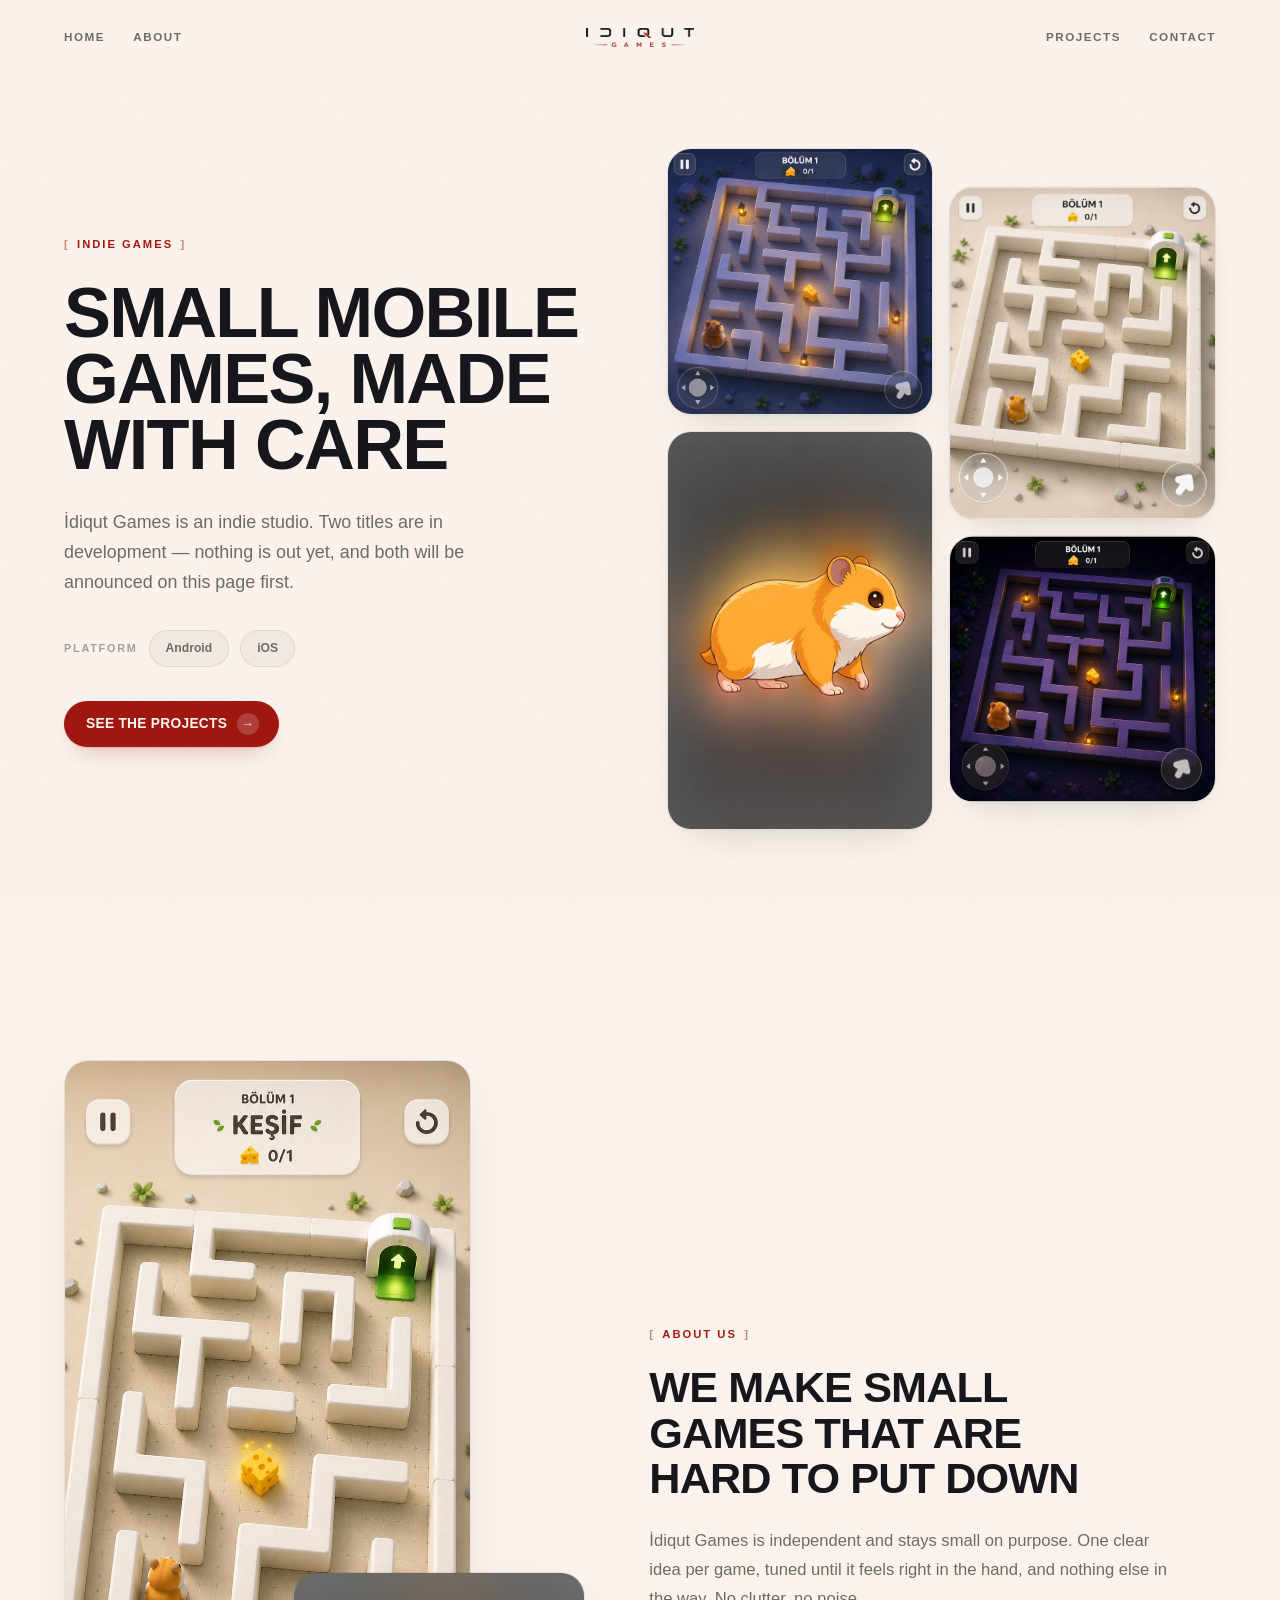
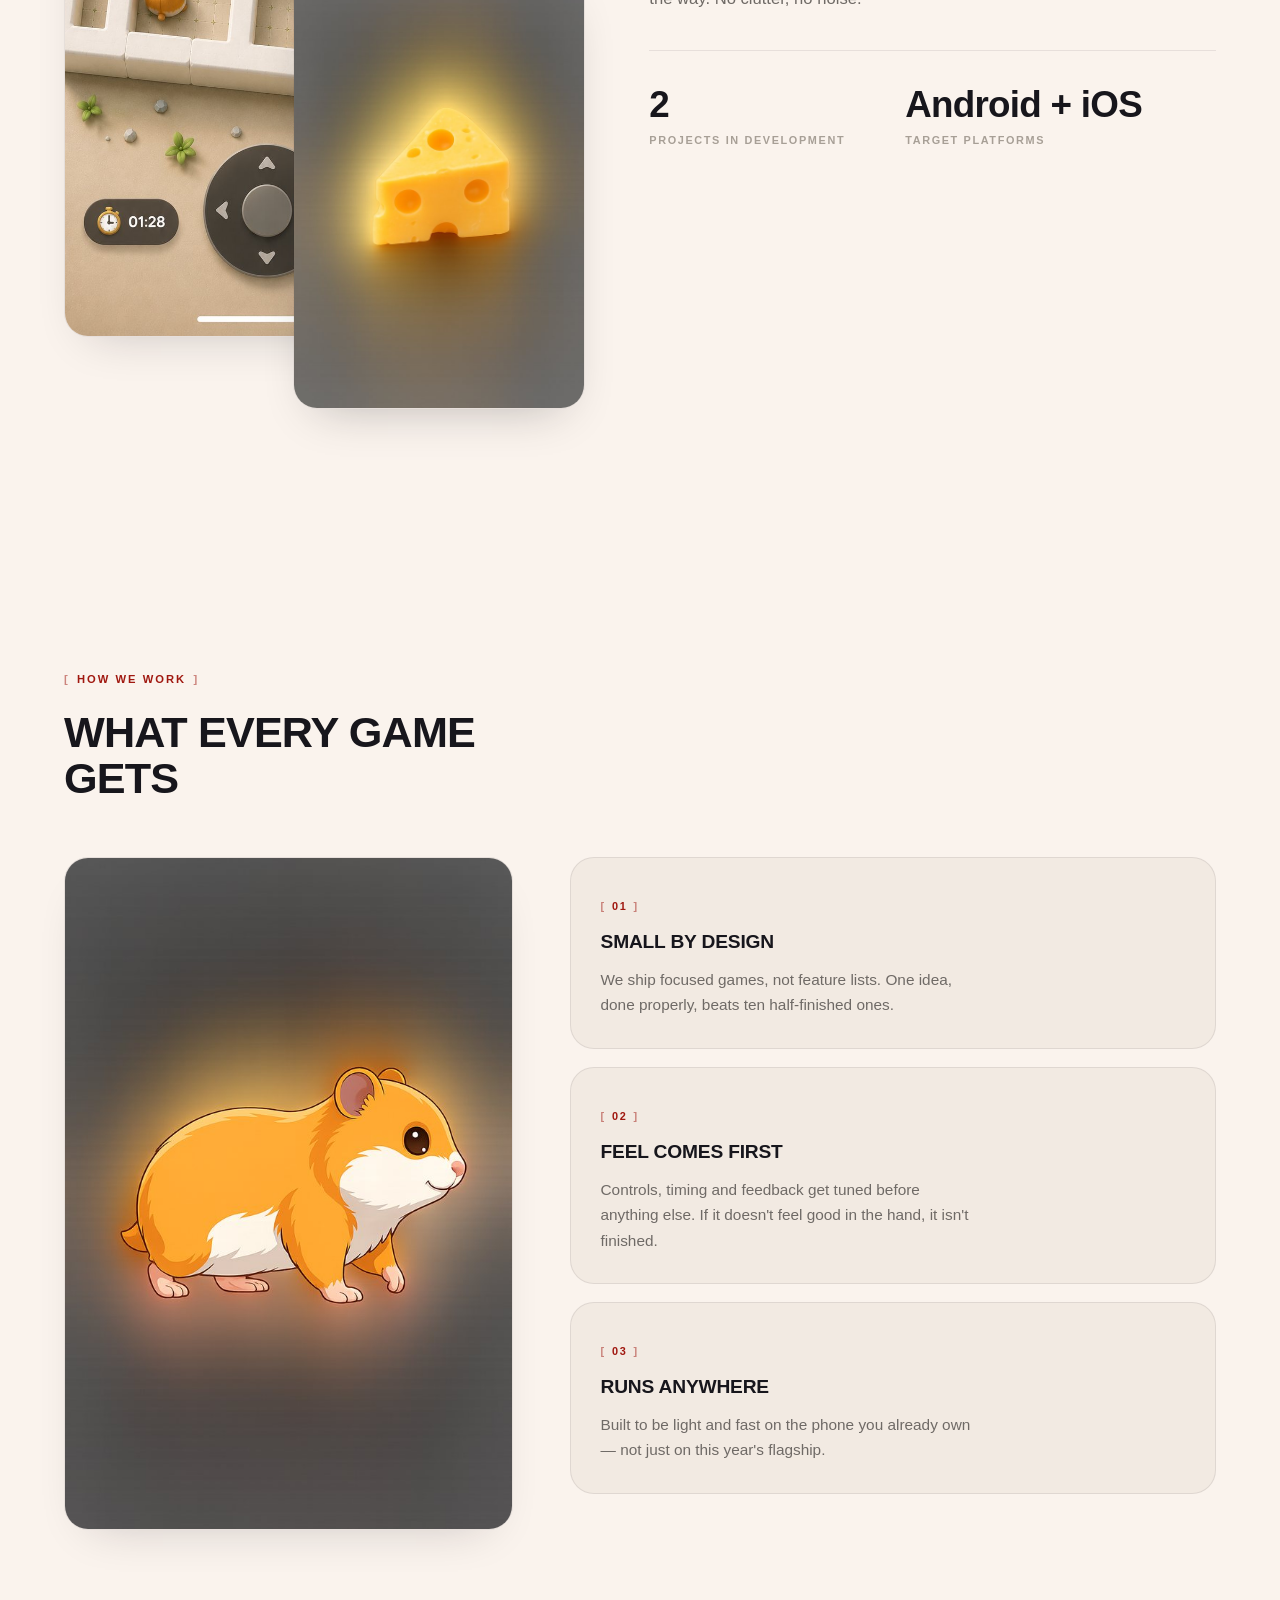
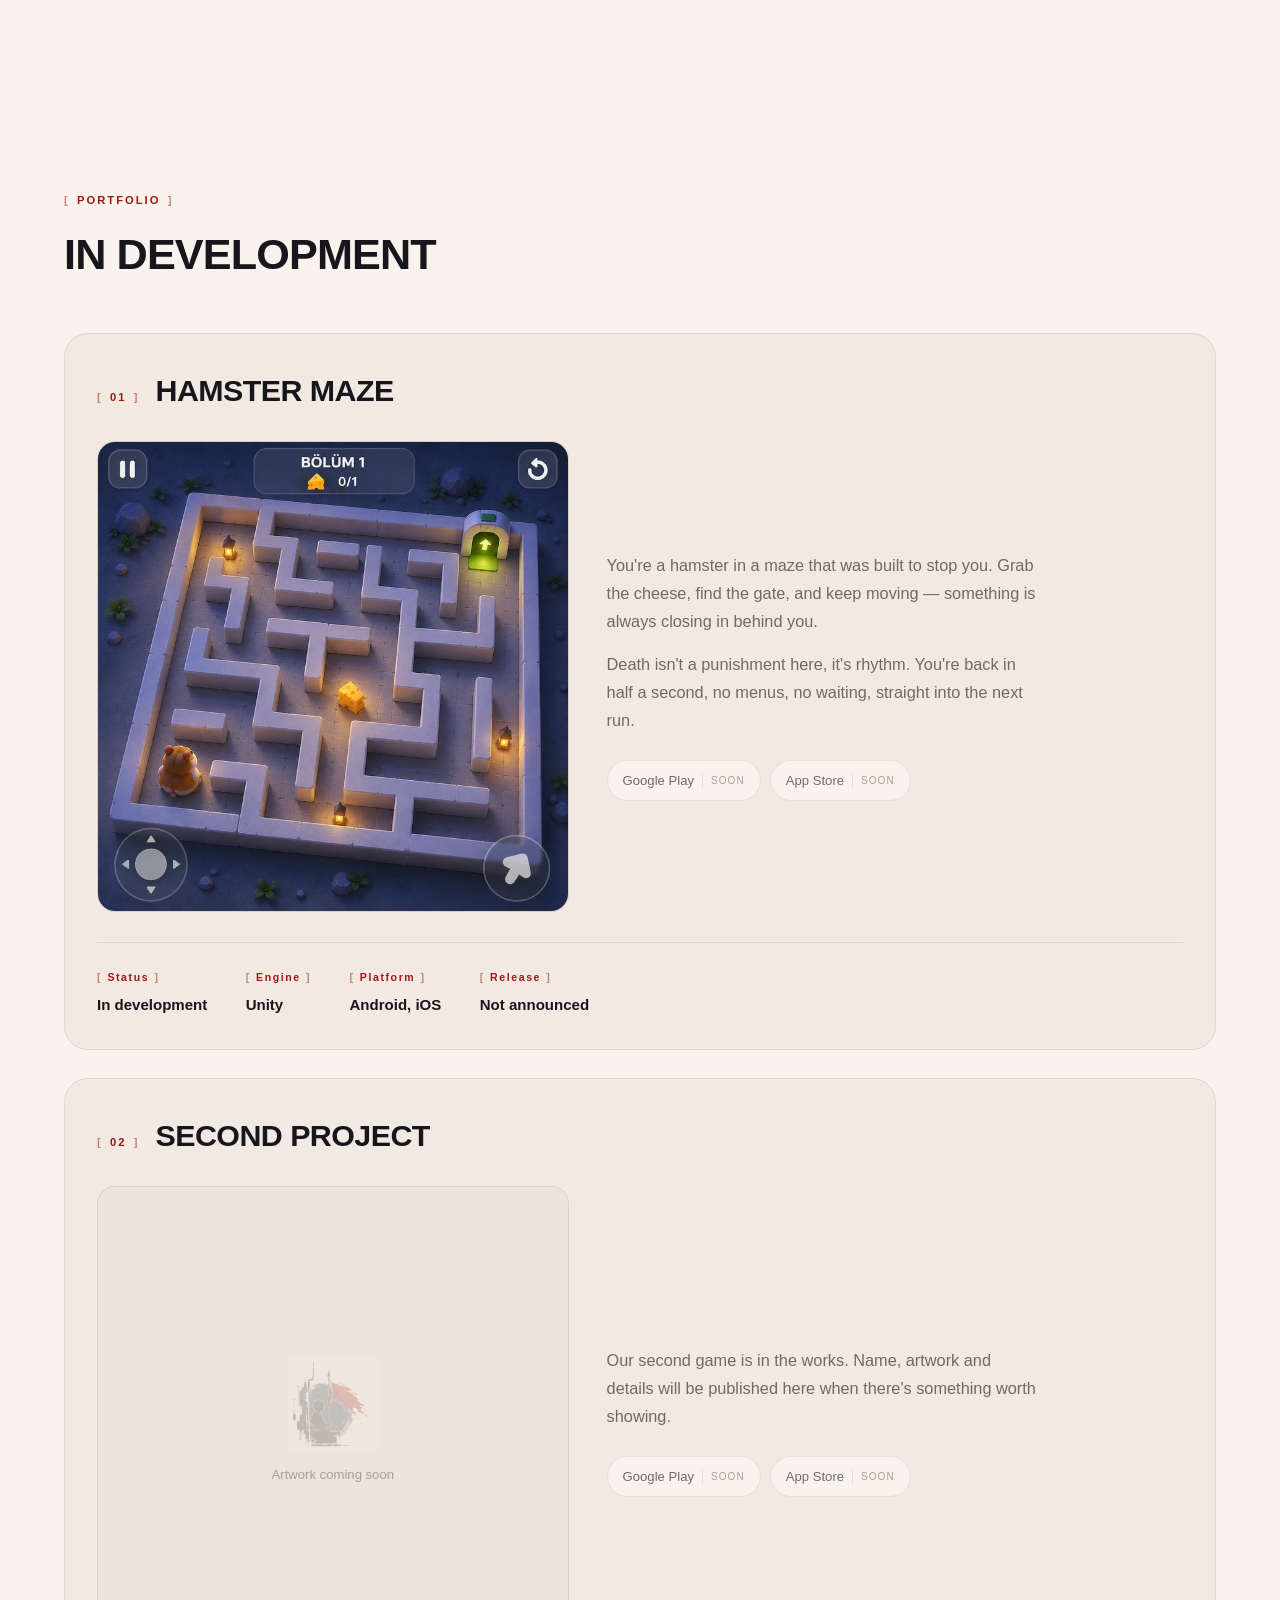
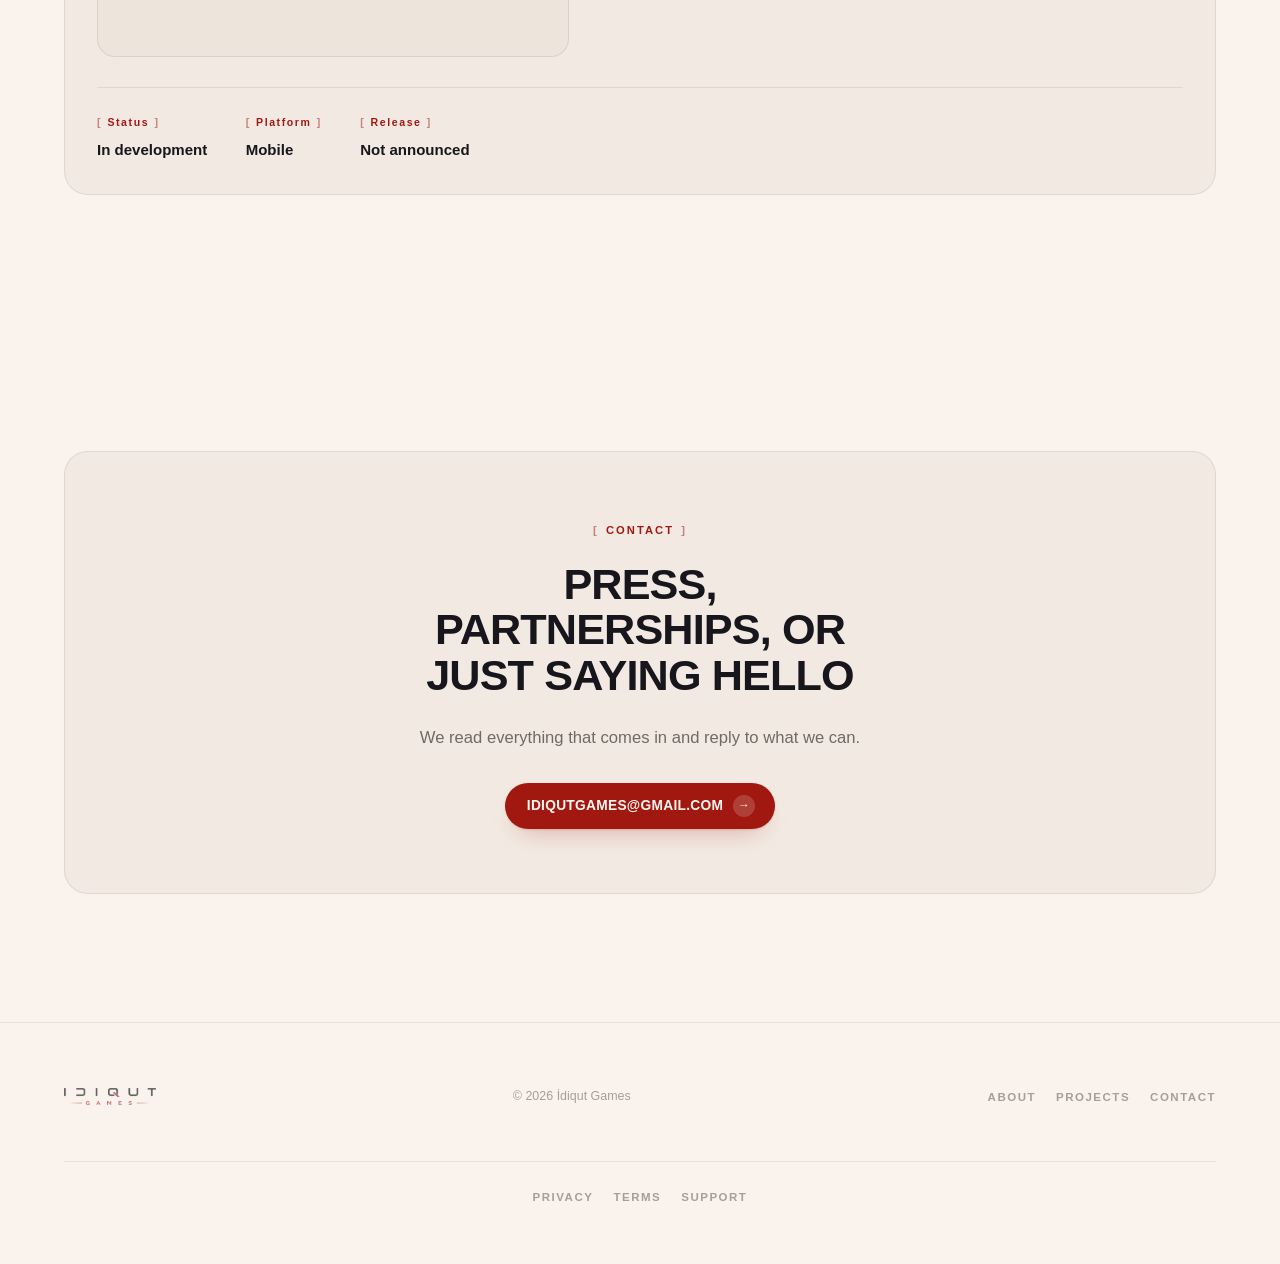
<file: index.html>
<!DOCTYPE html>
<html lang="en">
<head>
<meta charset="utf-8">
<meta name="viewport" content="width=device-width, initial-scale=1">
<title>İdiqut Games — Indie mobile game studio</title>
<meta name="description" content="İdiqut Games is an indie mobile game studio. Two titles are in development.">
<link rel="canonical" href="https://idiqutgames.com/">
<meta name="theme-color" content="#FAF3ED">

<meta property="og:type" content="website">
<meta property="og:url" content="https://idiqutgames.com/">
<meta property="og:site_name" content="İdiqut Games">
<meta property="og:title" content="İdiqut Games — Indie mobile game studio">
<meta property="og:description" content="An indie mobile game studio. Two titles are in development.">
<meta property="og:image" content="https://idiqutgames.com/assets/og-image.png">
<meta property="og:image:width" content="1200">
<meta property="og:image:height" content="630">
<meta name="twitter:card" content="summary_large_image">
<meta name="twitter:title" content="İdiqut Games">
<meta name="twitter:description" content="An indie mobile game studio.">
<meta name="twitter:image" content="https://idiqutgames.com/assets/og-image.png">

<link rel="icon" href="/assets/favicon-32.png" sizes="32x32">
<link rel="icon" href="/assets/icon-512.png" sizes="512x512">
<link rel="apple-touch-icon" href="/assets/apple-touch-icon.png">
<link rel="preload" as="image" href="/assets/shot-maze-night.jpg">
<link rel="preload" as="image" href="/assets/v3-wordmark.png">

<script type="application/ld+json">
{
  "@context":"https://schema.org","@type":"Organization",
  "name":"İdiqut Games","alternateName":"Idiqut Games",
  "url":"https://idiqutgames.com/",
  "logo":"https://idiqutgames.com/assets/icon-512.png",
  "email":"idiqutgames@gmail.com",
  "description":"Indie mobile game studio."
}
</script>

<style>
  :root{
    --bg:#FAF3ED;
    --panel:#F2EAE2;
    --panel-2:#EDE4DB;
    --ink:#17161C;
    --muted:#6F6A66;
    --faint:#A79F96;
    --line:rgba(23,22,28,.085);
    --accent:#A01810;
    --head:76px;
    --font:-apple-system,BlinkMacSystemFont,"Segoe UI",Roboto,Helvetica,Arial,"Helvetica Neue",sans-serif;
    --wrap:1240px;
    --r:24px;
  }

  *{box-sizing:border-box;margin:0;padding:0}
  html{-webkit-text-size-adjust:100%;scroll-behavior:smooth}
  @media (prefers-reduced-motion:reduce){html{scroll-behavior:auto}}

  body{
    background:var(--bg);color:var(--ink);
    font-family:var(--font);font-size:16px;line-height:1.6;
    -webkit-font-smoothing:antialiased;-moz-osx-font-smoothing:grayscale;
    overflow-x:hidden;
  }
  img{max-width:100%;height:auto;display:block}
  a{color:inherit}
  :focus-visible{outline:2px solid var(--accent);outline-offset:4px;border-radius:4px}

  .wrap{width:100%;max-width:var(--wrap);margin:0 auto;padding:0 clamp(20px,4.5vw,44px)}
  .skip{position:absolute;left:-9999px;top:0;background:var(--ink);color:var(--bg);padding:12px 18px;z-index:100}
  .skip:focus{left:0}

  /* ═══ koseli parantezli etiket ═══ */
  .tag{
    display:inline-block;
    font-size:.7rem;font-weight:600;letter-spacing:.18em;text-transform:uppercase;
    color:var(--accent);
  }
  .tag::before{content:"[";margin-right:.65em;opacity:.5}
  .tag::after{content:"]";margin-left:.65em;opacity:.5}

  /* ═══ hap buton ═══ */
  .pill{
    display:inline-flex;align-items:center;gap:10px;
    background:var(--accent);color:#FBF6F1;
    border-radius:100px;padding:12px 20px 12px 22px;
    font-size:.86rem;font-weight:600;letter-spacing:.02em;text-transform:uppercase;
    text-decoration:none;white-space:nowrap;
    transition:transform .25s cubic-bezier(.2,.7,.3,1),box-shadow .25s ease;
    box-shadow:0 1px 2px rgba(160,24,16,.14),0 12px 26px -14px rgba(160,24,16,.42);
  }
  .pill:hover{transform:translateY(-2px)}
  .pill .a{
    display:inline-flex;align-items:center;justify-content:center;
    width:22px;height:22px;border-radius:50%;
    background:rgba(251,246,241,.18);font-size:.75rem;
    transition:transform .25s cubic-bezier(.2,.7,.3,1);
  }
  .pill:hover .a{transform:translateX(3px)}

  .ghost{
    display:inline-flex;align-items:center;gap:9px;
    border:1px solid var(--line);border-radius:100px;
    padding:9px 17px;font-size:.72rem;font-weight:600;
    letter-spacing:.14em;text-transform:uppercase;color:var(--muted);
    text-decoration:none;background:transparent;
    transition:border-color .22s ease,color .22s ease;
  }
  .ghost:hover{border-color:var(--accent);color:var(--accent)}

  /* ═══ HEADER — nav sol, logo orta, buton sag ═══ */
  header{
    position:fixed;inset:0 0 auto 0;height:var(--head);z-index:60;
    display:flex;align-items:center;
    background:rgba(250,243,237,0);
    border-bottom:1px solid transparent;
    transition:background .35s ease,border-color .35s ease;
  }
  header.solid{
    background:rgba(250,243,237,.92);
    -webkit-backdrop-filter:blur(14px);backdrop-filter:blur(14px);
    border-bottom-color:var(--line);
  }
  /* menu logonun iki yanina bolundu — ortadaki logo dengede kalsin */
  header .wrap{display:grid;grid-template-columns:1fr auto 1fr;align-items:center;gap:clamp(14px,3vw,32px)}
  header nav{display:flex;align-items:center;gap:clamp(14px,2.2vw,30px)}
  header nav.left{justify-self:start}
  header nav.right{justify-self:end}
  header nav a{
    text-decoration:none;font-size:.73rem;font-weight:600;
    letter-spacing:.13em;text-transform:uppercase;color:var(--muted);
    transition:color .2s ease;white-space:nowrap;
  }
  header nav a:hover{color:var(--accent)}
  .brand{display:block;justify-self:center;width:clamp(86px,10vw,108px)}

  @media (max-width:760px){
    header .wrap{grid-template-columns:auto 1fr;gap:14px}
    .brand{justify-self:start;order:-1;width:88px}
    header nav.left{display:none}
    header nav.right{justify-self:end;order:1;gap:16px}
    header nav a{font-size:.68rem;letter-spacing:.1em}
  }

  /* ═══ HERO ═══ */
  .hero{padding:calc(var(--head) + clamp(40px,6vw,72px)) 0 clamp(64px,8vw,104px)}
  .hero-grid{display:grid;grid-template-columns:1fr;gap:clamp(40px,5vw,64px);align-items:center}
  @media (min-width:980px){.hero-grid{grid-template-columns:minmax(0,1fr) minmax(0,1.02fr)}}

  .hero h1{
    margin-top:clamp(18px,2.4vw,24px);
    font-size:clamp(2.4rem,6.6vw,4.4rem);
    font-weight:800;line-height:.94;letter-spacing:-.024em;text-transform:uppercase;
  }
  .hero .lead{margin-top:clamp(20px,2.6vw,28px);max-width:46ch;color:var(--muted);font-size:clamp(1rem,1.9vw,1.12rem);line-height:1.7}

  .plat{display:flex;align-items:center;gap:11px;margin-top:clamp(24px,3vw,32px);flex-wrap:wrap}
  .plat .lb{font-size:.68rem;font-weight:600;letter-spacing:.16em;text-transform:uppercase;color:var(--faint)}
  .plat span.p{
    border:1px solid var(--line);border-radius:100px;
    padding:8px 16px;font-size:.76rem;font-weight:600;color:var(--muted);
    background:var(--panel);
  }
  .hero .pill{margin-top:clamp(26px,3.2vw,34px)}

  /* gorsel mozaigi */
  .mosaic{display:grid;grid-template-columns:1fr 1fr;gap:clamp(10px,1.4vw,16px)}
  .mcol{display:flex;flex-direction:column;gap:clamp(10px,1.4vw,16px)}
  @media (min-width:980px){.mcol.off{transform:translateY(clamp(20px,3vw,44px))}}
  .mosaic img{
    width:100%;border-radius:var(--r);
    border:1px solid var(--line);
    box-shadow:0 1px 2px rgba(23,22,28,.03),0 18px 40px -24px rgba(23,22,28,.22);
  }

  /* ═══ BOLUM DUZENI ═══ */
  section{padding:clamp(76px,10vw,132px) 0}
  h2{
    font-size:clamp(1.75rem,4vw,2.7rem);
    font-weight:800;line-height:1.05;letter-spacing:-.02em;text-transform:uppercase;
    max-width:20ch;margin-top:clamp(14px,1.8vw,20px);
  }
  .body{margin-top:clamp(18px,2.4vw,26px);max-width:56ch;color:var(--muted);font-size:1.04rem;line-height:1.74}
  .body + .body{margin-top:1.05em}

  /* ═══ ABOUT ═══ */
  .about{display:grid;grid-template-columns:1fr;gap:clamp(40px,5vw,72px);align-items:center}
  @media (min-width:980px){.about{grid-template-columns:minmax(0,.92fr) minmax(0,1fr)}}
  .stack{position:relative;padding-bottom:clamp(40px,6vw,72px)}
  .stack img{border-radius:var(--r);border:1px solid var(--line)}
  .stack .a1{width:78%;box-shadow:0 20px 46px -26px rgba(23,22,28,.24)}
  .stack .a2{
    position:absolute;right:0;bottom:0;width:56%;
    box-shadow:0 20px 46px -24px rgba(23,22,28,.3);
  }
  .rule{height:1px;background:var(--line);margin:clamp(26px,3.4vw,36px) 0}
  .stats{display:flex;gap:clamp(30px,5vw,60px);flex-wrap:wrap}
  .stats .n{font-size:clamp(1.7rem,3.4vw,2.3rem);font-weight:800;letter-spacing:-.02em;line-height:1}
  .stats .l{margin-top:8px;font-size:.68rem;font-weight:600;letter-spacing:.15em;text-transform:uppercase;color:var(--faint)}

  /* ═══ EXPERTISE ═══ */
  .exp{display:grid;grid-template-columns:1fr;gap:clamp(34px,4.4vw,58px);align-items:start}
  @media (min-width:980px){.exp{grid-template-columns:minmax(0,.82fr) minmax(0,1.18fr)}}
  .exp .figure img{border-radius:var(--r);border:1px solid var(--line);box-shadow:0 20px 46px -28px rgba(23,22,28,.24)}
  .cards{display:flex;flex-direction:column;gap:clamp(12px,1.6vw,18px)}
  .card{
    background:var(--panel);border:1px solid var(--line);border-radius:var(--r);
    padding:clamp(20px,2.6vw,30px);
    transition:background .25s ease,border-color .25s ease,transform .25s ease;
  }
  .card:hover{background:var(--panel-2);border-color:rgba(160,24,16,.28);transform:translateY(-2px)}
  .card .num{font-size:.68rem;font-weight:700;letter-spacing:.16em;color:var(--accent)}
  .card .num::before{content:"[";margin-right:.55em;opacity:.5}
  .card .num::after{content:"]";margin-left:.55em;opacity:.5}
  .card h3{margin-top:12px;font-size:clamp(1.02rem,2vw,1.2rem);font-weight:800;letter-spacing:-.01em;text-transform:uppercase}
  .card p{margin-top:9px;color:var(--muted);font-size:.96rem;line-height:1.66;max-width:44ch}

  /* ═══ PROJELER ═══ */
  .proj{
    background:var(--panel);border:1px solid var(--line);border-radius:var(--r);
    padding:clamp(20px,2.6vw,32px);
  }
  .proj + .proj{margin-top:clamp(18px,2.4vw,28px)}
  .proj .top{display:flex;align-items:baseline;gap:16px;flex-wrap:wrap;margin-bottom:clamp(18px,2.4vw,26px)}
  .proj .top h3{font-size:clamp(1.3rem,3vw,1.9rem);font-weight:800;letter-spacing:-.018em;text-transform:uppercase}
  .pgrid{display:grid;grid-template-columns:1fr;gap:clamp(20px,3vw,38px);align-items:center}
  @media (min-width:860px){.pgrid{grid-template-columns:minmax(0,.9fr) minmax(0,1.1fr)}}
  .pgrid .shot{border-radius:18px;overflow:hidden;background:var(--panel-2);border:1px solid var(--line)}
  .pgrid .shot img{width:100%;transition:transform 1.2s cubic-bezier(.2,.7,.25,1)}
  .pgrid .shot:hover img{transform:scale(1.03)}
  .pgrid .shot.empty{
    aspect-ratio:1/1;display:flex;flex-direction:column;
    align-items:center;justify-content:center;gap:14px;text-align:center;padding:28px;
  }
  .pgrid .shot.empty img{width:clamp(64px,9vw,92px);opacity:.2}
  .pgrid .shot.empty p{font-size:.82rem;color:var(--faint)}
  .pgrid .txt p{color:var(--muted);font-size:1.02rem;line-height:1.72;max-width:48ch}
  .pgrid .txt p + p{margin-top:.9em}
  .meta{display:flex;flex-wrap:wrap;gap:clamp(18px,3vw,40px);margin-top:clamp(22px,2.8vw,30px);
        padding-top:clamp(20px,2.6vw,26px);border-top:1px solid var(--line)}
  .meta .k{font-size:.66rem;font-weight:700;letter-spacing:.15em;color:var(--accent)}
  .meta .k::before{content:"[";margin-right:.5em;opacity:.5}
  .meta .k::after{content:"]";margin-left:.5em;opacity:.5}
  .meta .v{margin-top:7px;font-size:.94rem;font-weight:600}
  .stores{display:flex;flex-wrap:wrap;gap:9px;margin-top:clamp(20px,2.6vw,26px)}
  .store{
    display:inline-flex;align-items:center;gap:8px;
    border:1px solid var(--line);border-radius:100px;padding:9px 15px;
    font-size:.82rem;font-weight:500;color:var(--muted);background:var(--bg);
  }
  .store .soon{font-size:.63rem;letter-spacing:.1em;text-transform:uppercase;color:var(--faint);
               border-left:1px solid var(--line);padding-left:8px}

  /* ═══ CONTACT ═══ */
  .cta{
    background:var(--panel);border:1px solid var(--line);border-radius:var(--r);
    padding:clamp(32px,5vw,64px);text-align:center;
  }
  .cta h2{margin-inline:auto;max-width:18ch}
  .cta .body{margin-inline:auto;text-align:center}

  footer{padding:clamp(44px,5vw,64px) 0 clamp(44px,5vw,58px);border-top:1px solid var(--line)}
  footer .wrap{display:flex;align-items:center;justify-content:space-between;gap:24px;flex-wrap:wrap}
  footer .wm{width:92px;opacity:.66}
  footer .copy{font-size:.78rem;color:var(--faint)}
  footer nav{display:flex;gap:20px;flex-wrap:wrap}
  footer nav a{font-size:.72rem;font-weight:600;letter-spacing:.13em;text-transform:uppercase;color:var(--faint);text-decoration:none}
  footer nav a:hover{color:var(--accent)}
  /* yasal linkler kendi satirinda, ayrac cizgisinin altinda */
  footer nav.legal{
    flex-basis:100%;justify-content:center;
    margin-top:clamp(22px,3vw,30px);padding-top:clamp(20px,2.6vw,26px);
    border-top:1px solid var(--line);
  }

  /* ═══ REVEAL ═══ */
  .rv{opacity:0;transform:translateY(22px);transition:opacity .8s cubic-bezier(.22,.7,.3,1),transform .8s cubic-bezier(.22,.7,.3,1)}
  .rv.in{opacity:1;transform:none}
  .rv.d1{transition-delay:.08s}
  .rv.d2{transition-delay:.16s}
  .rv.d3{transition-delay:.24s}

  body::after{
    content:"";position:fixed;inset:0;z-index:40;pointer-events:none;opacity:.02;
    background-image:url("data:image/svg+xml,%3Csvg xmlns='http://www.w3.org/2000/svg' width='200' height='200'%3E%3Cfilter id='n'%3E%3CfeTurbulence type='fractalNoise' baseFrequency='.8' numOctaves='4' stitchTiles='stitch'/%3E%3C/filter%3E%3Crect width='100%25' height='100%25' filter='url(%23n)'/%3E%3C/svg%3E");
    background-size:200px 200px;mix-blend-mode:multiply;
  }

  @media (prefers-reduced-motion:reduce){
    .rv{opacity:1;transform:none;transition:none}
    .pgrid .shot:hover img{transform:none}
    .card:hover{transform:none}
  }
</style>

<noscript><style>.rv{opacity:1!important;transform:none!important}</style></noscript>
</head>
<body>

<a class="skip" href="#main">Skip to content</a>

<header id="hdr">
  <div class="wrap">
    <nav class="left" aria-label="Main">
      <a href="#top">Home</a>
      <a href="#about">About</a>
    </nav>
    <a class="brand" href="#top" aria-label="İdiqut Games — home">
      <img src="/assets/v3-wordmark.png" alt="İdiqut Games" width="900" height="166">
    </a>
    <nav class="right" aria-label="Sections">
      <a href="#projects">Projects</a>
      <a href="#contact">Contact</a>
    </nav>
  </div>
</header>

<main id="main">

  <!-- ═══ HERO ═══ -->
  <div class="hero" id="top">
    <div class="wrap">
      <div class="hero-grid">
        <div>
          <p class="tag rv">Indie games</p>
          <h1 class="rv d1">Small mobile games, made with care</h1>
          <p class="lead rv d2">
            İdiqut Games is an indie studio. Two titles are in development —
            nothing is out yet, and both will be announced on this page first.
          </p>

          <div class="plat rv d2">
            <span class="lb">Platform</span>
            <span class="p">Android</span>
            <span class="p">iOS</span>
          </div>

          <a class="pill rv d3" href="#projects">See the projects <span class="a" aria-hidden="true">→</span></a>
        </div>

        <div class="mosaic rv d1">
          <div class="mcol">
            <img src="/assets/shot-maze-night.jpg" alt="Hamster Maze — a lantern-lit maze at night" width="760" height="760" fetchpriority="high">
            <img src="/assets/art-hamster.jpg" alt="The hamster character" width="620" height="930" loading="lazy">
          </div>
          <div class="mcol off">
            <img src="/assets/shot-maze-light.jpg" alt="Hamster Maze — a daylight maze level" width="760" height="950" loading="lazy">
            <img src="/assets/shot-maze-purple.jpg" alt="Hamster Maze — an alternate maze level" width="760" height="760" loading="lazy">
          </div>
        </div>
      </div>
    </div>
  </div>

  <!-- ═══ ABOUT ═══ -->
  <section id="about">
    <div class="wrap">
      <div class="about">
        <div class="stack rv">
          <img class="a1" src="/assets/shot-portrait.jpg" alt="Hamster Maze running on a phone" width="760" height="1643" loading="lazy">
          <img class="a2" src="/assets/art-cheese.jpg" alt="Cheese, the thing you're after" width="620" height="930" loading="lazy">
        </div>

        <div>
          <p class="tag rv">About us</p>
          <h2 class="rv">We make small games that are hard to put down</h2>
          <p class="body rv d1">
            İdiqut Games is independent and stays small on purpose. One clear idea
            per game, tuned until it feels right in the hand, and nothing else in
            the way. No clutter, no noise.
          </p>
          <div class="rule rv d1"></div>
          <div class="stats rv d2">
            <div>
              <p class="n">2</p>
              <p class="l">Projects in development</p>
            </div>
            <div>
              <p class="n">Android + iOS</p>
              <p class="l">Target platforms</p>
            </div>
          </div>
        </div>
      </div>
    </div>
  </section>

  <!-- ═══ EXPERTISE ═══ -->
  <section id="expertise">
    <div class="wrap">
      <p class="tag rv">How we work</p>
      <h2 class="rv" style="margin-bottom:clamp(34px,4.4vw,56px)">What every game gets</h2>

      <div class="exp">
        <div class="figure rv">
          <img src="/assets/art-hamster.jpg" alt="" width="620" height="930" loading="lazy">
        </div>
        <div class="cards">
          <div class="card rv">
            <p class="num">01</p>
            <h3>Small by design</h3>
            <p>We ship focused games, not feature lists. One idea, done properly, beats ten half-finished ones.</p>
          </div>
          <div class="card rv d1">
            <p class="num">02</p>
            <h3>Feel comes first</h3>
            <p>Controls, timing and feedback get tuned before anything else. If it doesn't feel good in the hand, it isn't finished.</p>
          </div>
          <div class="card rv d2">
            <p class="num">03</p>
            <h3>Runs anywhere</h3>
            <p>Built to be light and fast on the phone you already own — not just on this year's flagship.</p>
          </div>
        </div>
      </div>
    </div>
  </section>

  <!-- ═══ PROJELER ═══ -->
  <section id="projects">
    <div class="wrap">
      <p class="tag rv">Portfolio</p>
      <h2 class="rv" style="margin-bottom:clamp(34px,4.4vw,56px)">In development</h2>

      <!-- 01 -->
      <article class="proj rv">
        <div class="top">
          <p class="tag">01</p>
          <h3>Hamster Maze</h3>
        </div>
        <div class="pgrid">
          <div class="shot">
            <img src="/assets/shot-maze-night.jpg" alt="Hamster Maze — a hamster in a lantern-lit maze with cheese to collect" width="760" height="760" loading="lazy">
          </div>
          <div class="txt">
            <p>
              You're a hamster in a maze that was built to stop you. Grab the cheese,
              find the gate, and keep moving — something is always closing in behind you.
            </p>
            <p>
              Death isn't a punishment here, it's rhythm. You're back in half a second,
              no menus, no waiting, straight into the next run.
            </p>
            <div class="stores">
              <span class="store">Google Play<span class="soon">Soon</span></span>
              <span class="store">App Store<span class="soon">Soon</span></span>
            </div>
          </div>
        </div>
        <div class="meta">
          <div><p class="k">Status</p><p class="v">In development</p></div>
          <div><p class="k">Engine</p><p class="v">Unity</p></div>
          <div><p class="k">Platform</p><p class="v">Android, iOS</p></div>
          <div><p class="k">Release</p><p class="v">Not announced</p></div>
        </div>
      </article>

      <!-- 02 -->
      <article class="proj rv d1">
        <div class="top">
          <p class="tag">02</p>
          <h3>Second project</h3>
        </div>
        <div class="pgrid">
          <div class="shot empty">
            <img src="/assets/icon-512.png" alt="" width="512" height="512" loading="lazy">
            <p>Artwork coming soon</p>
          </div>
          <div class="txt">
            <p>
              Our second game is in the works. Name, artwork and details will be
              published here when there's something worth showing.
            </p>
            <div class="stores">
              <span class="store">Google Play<span class="soon">Soon</span></span>
              <span class="store">App Store<span class="soon">Soon</span></span>
            </div>
          </div>
        </div>
        <div class="meta">
          <div><p class="k">Status</p><p class="v">In development</p></div>
          <div><p class="k">Platform</p><p class="v">Mobile</p></div>
          <div><p class="k">Release</p><p class="v">Not announced</p></div>
        </div>
      </article>
    </div>
  </section>

  <!-- ═══ CONTACT ═══ -->
  <section id="contact">
    <div class="wrap">
      <div class="cta rv">
        <p class="tag">Contact</p>
        <h2>Press, partnerships, or just saying hello</h2>
        <p class="body">We read everything that comes in and reply to what we can.</p>
        <a class="pill" href="mailto:idiqutgames@gmail.com" style="margin-top:clamp(22px,3vw,30px)">
          idiqutgames@gmail.com <span class="a" aria-hidden="true">→</span>
        </a>
      </div>
    </div>
  </section>

</main>

<footer>
  <div class="wrap">
    <img class="wm" src="/assets/v3-wordmark.png" alt="İdiqut Games" width="900" height="166" loading="lazy">
    <p class="copy">© 2026 İdiqut Games</p>
    <nav aria-label="Footer">
      <a href="#about">About</a>
      <a href="#projects">Projects</a>
      <a href="#contact">Contact</a>
    </nav>
    <nav class="legal" aria-label="Legal">
      <a href="/privacy.html">Privacy</a>
      <a href="/terms.html">Terms</a>
      <a href="/support.html">Support</a>
    </nav>
  </div>
</footer>

<script>
(function(){
  var reduce = window.matchMedia('(prefers-reduced-motion: reduce)').matches;
  var hdr   = document.getElementById('hdr');
  var items = Array.prototype.slice.call(document.querySelectorAll('.rv'));

  if (reduce) {
    items.forEach(function(el){ el.classList.add('in'); });
    hdr.classList.toggle('solid', (window.scrollY||0) > 12);
    return;
  }

  // Tek dongu: gorunur olani ac + header durumu.
  // IntersectionObserver / requestAnimationFrame kullanmiyoruz; ikisi de
  // testte ilk turu kacirip icerigi gizli birakabildi.
  function tick(){
    var vh = window.innerHeight || document.documentElement.clientHeight || 0;
    hdr.classList.toggle('solid', (window.scrollY || 0) > 12);
    for (var i = items.length - 1; i >= 0; i--) {
      var r = items[i].getBoundingClientRect();
      if (r.top < vh * 0.94 && r.bottom > 0) { items[i].classList.add('in'); items.splice(i,1); }
    }
  }

  var last = 0, pending = 0;
  function now(){ return (window.performance && performance.now) ? performance.now() : +new Date(); }
  function schedule(){
    var t = now();
    if (t - last > 70) { last = t; tick(); }
    else if (!pending) { pending = setTimeout(function(){ pending = 0; last = now(); tick(); }, 70); }
  }

  tick();
  window.addEventListener('scroll', schedule, {passive:true});
  window.addEventListener('resize', schedule, {passive:true});
  window.addEventListener('load', tick);
  var poll = setInterval(function(){ tick(); if(!items.length) clearInterval(poll); }, 250);
})();
</script>

</body>
</html>
</file>
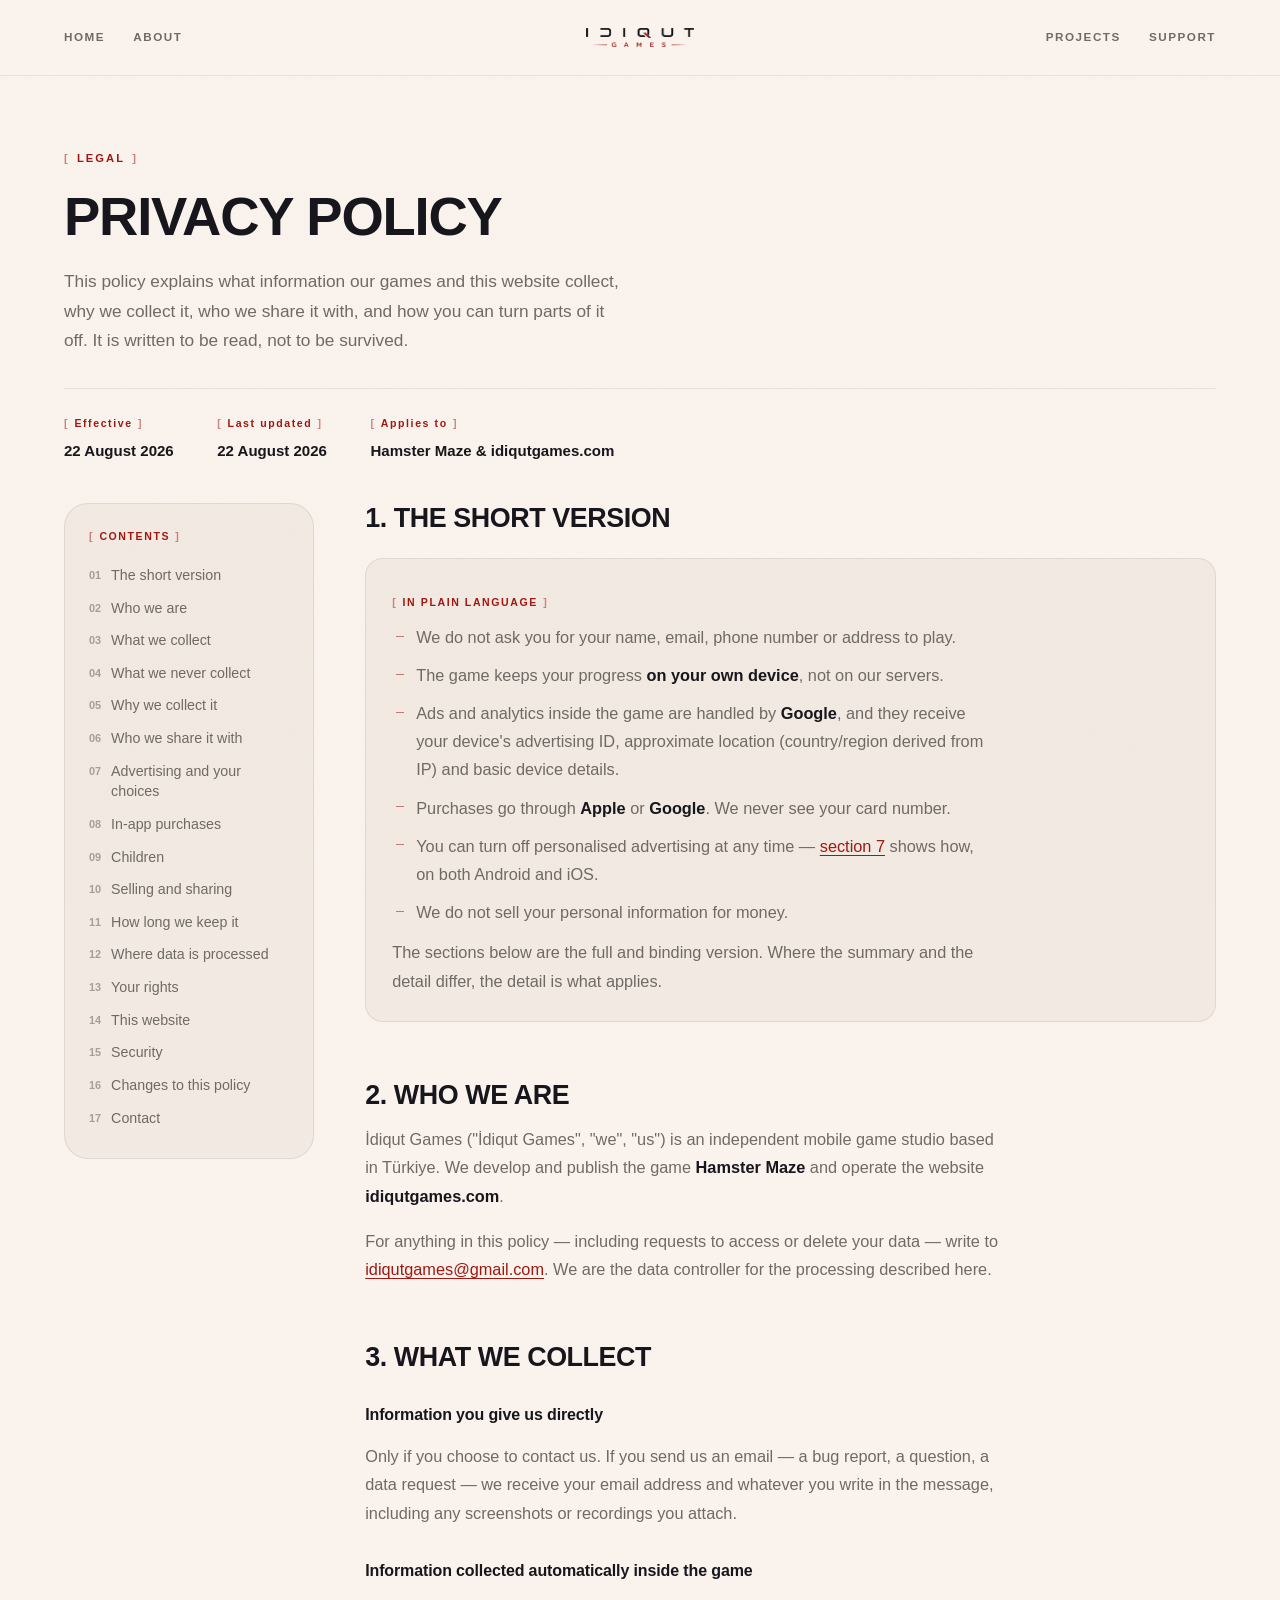
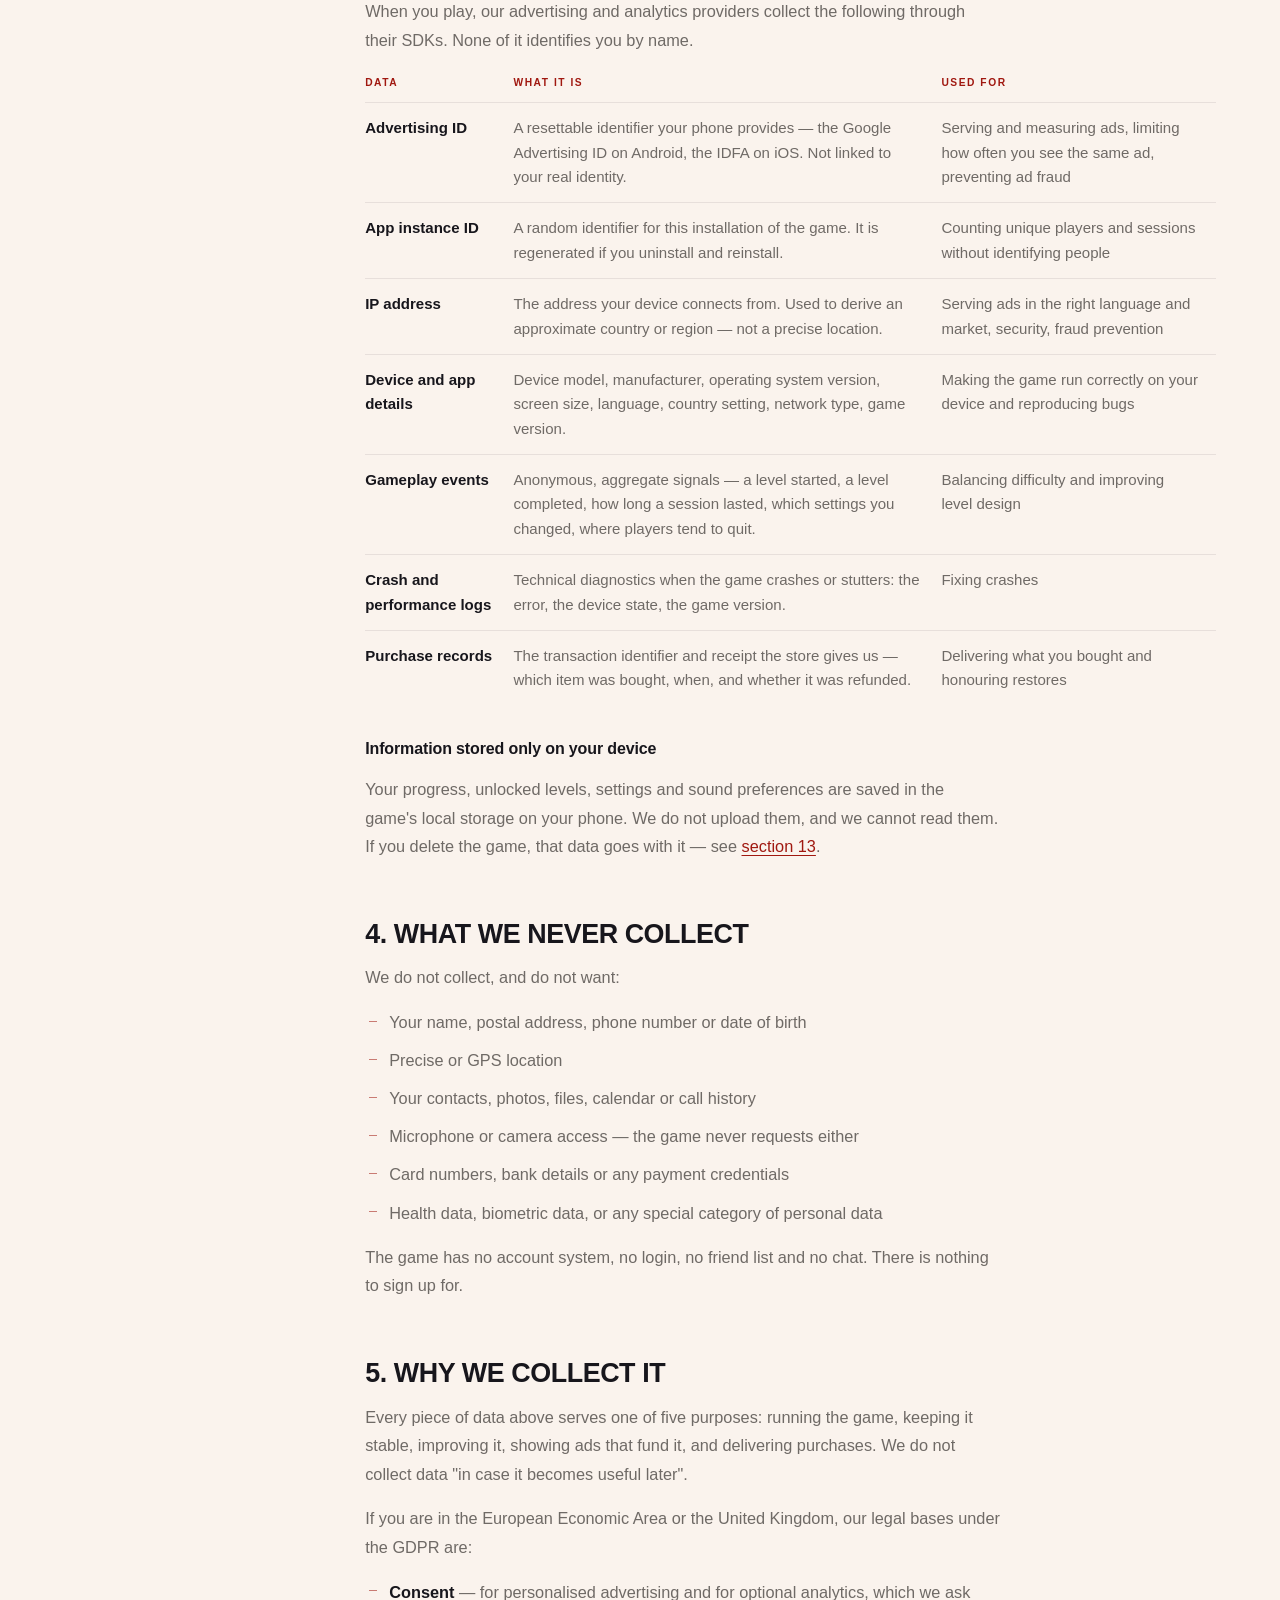
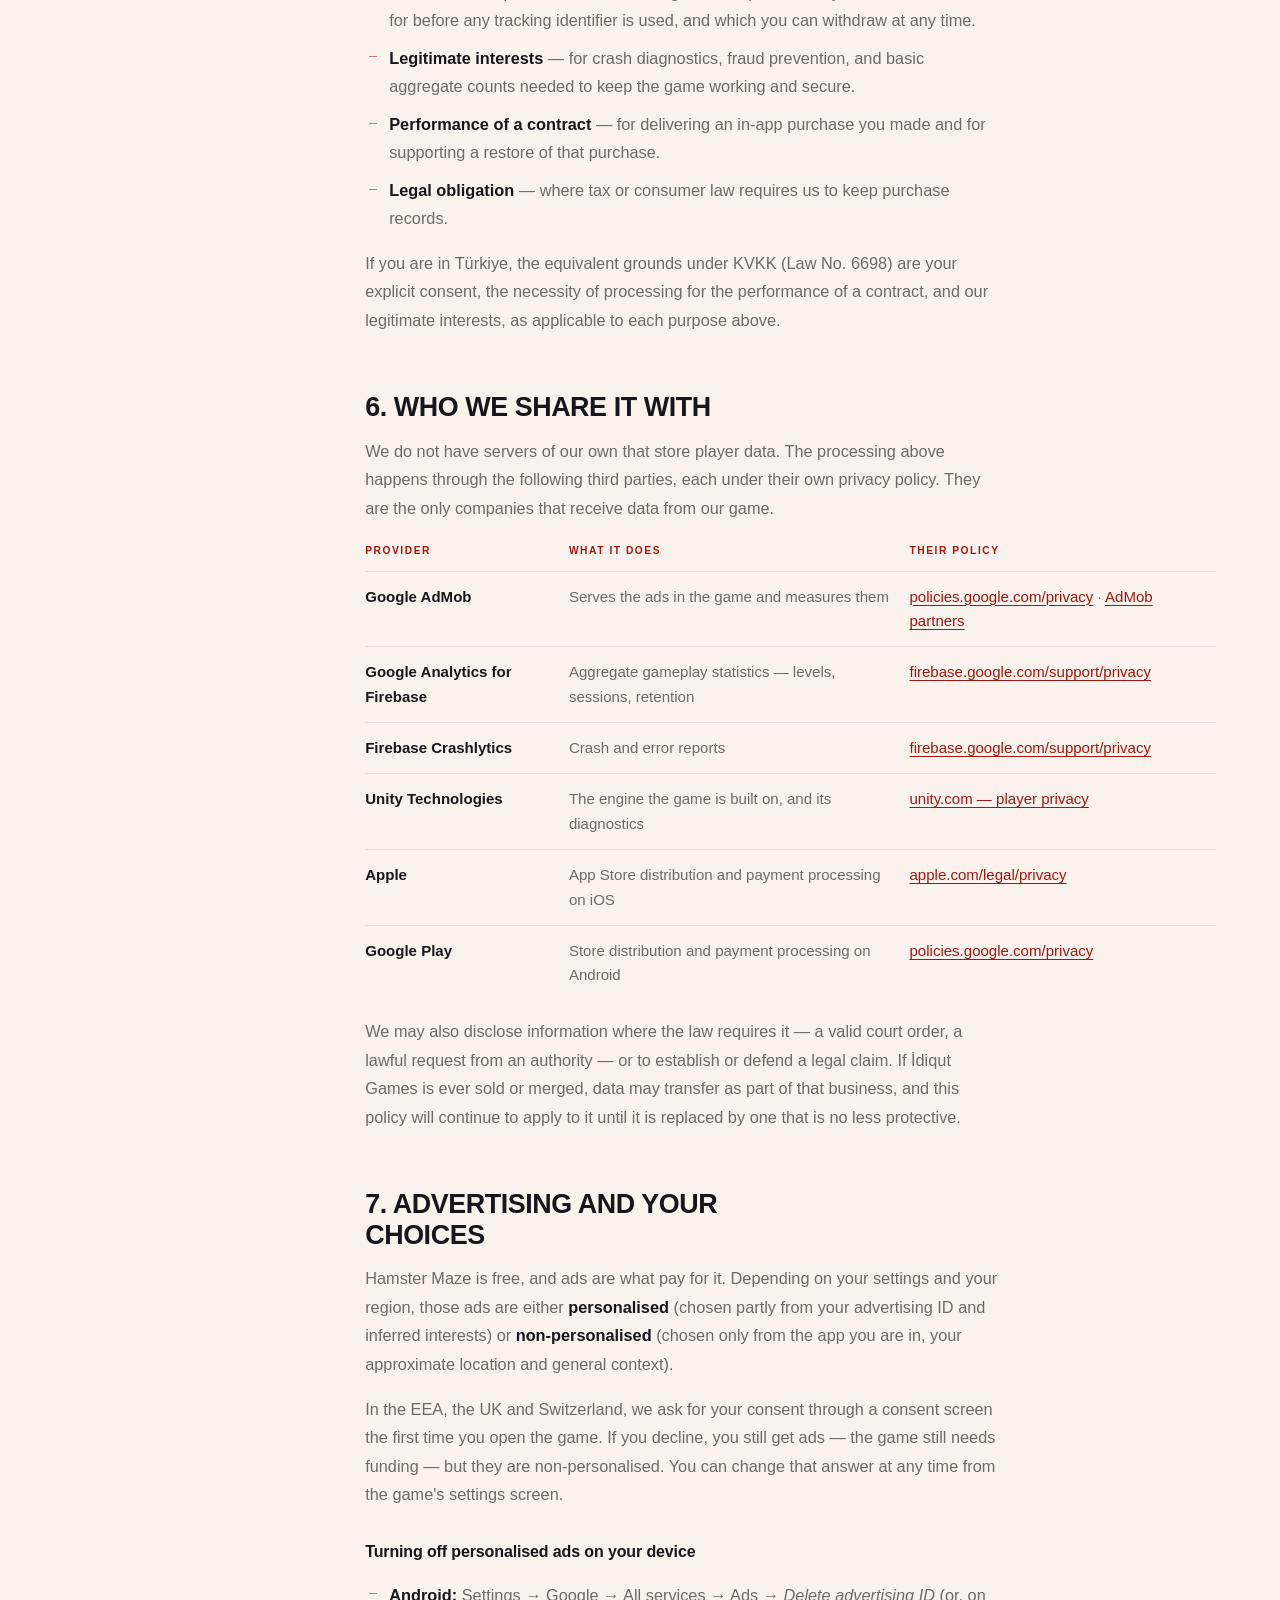
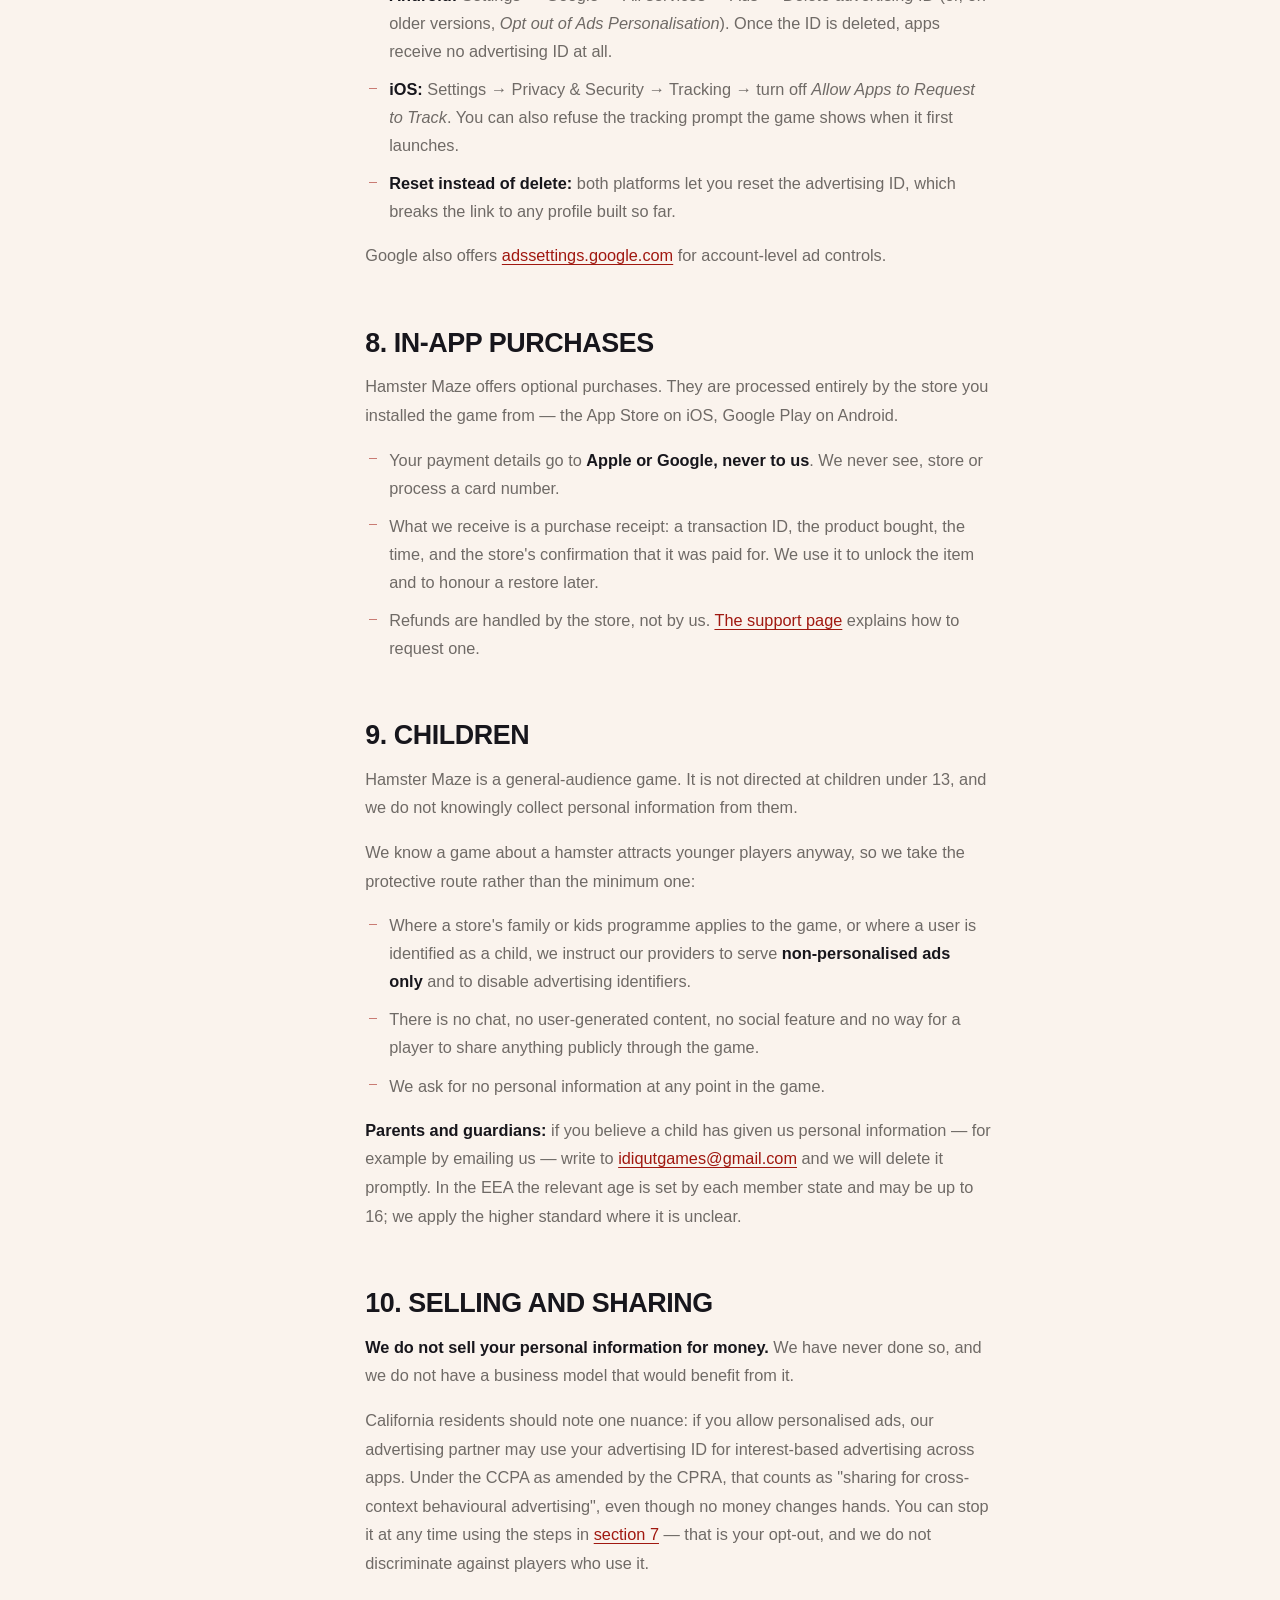
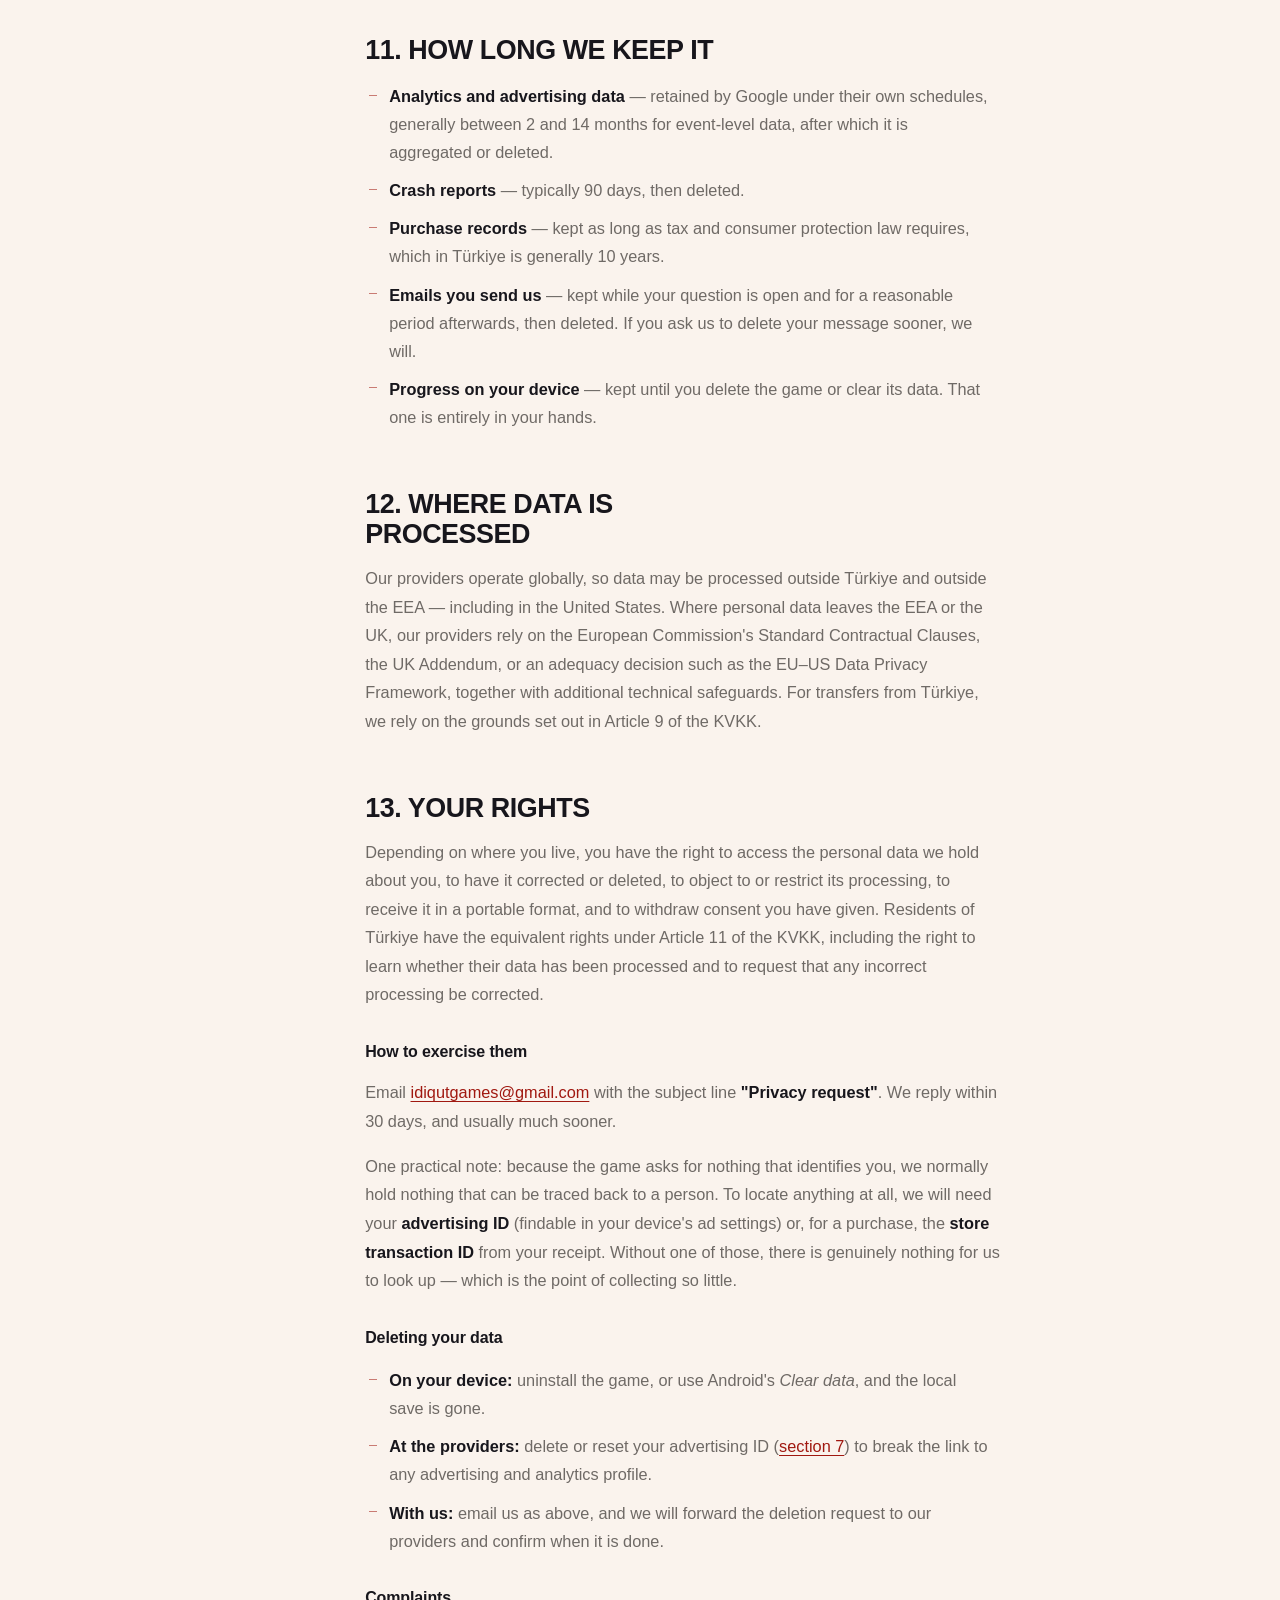
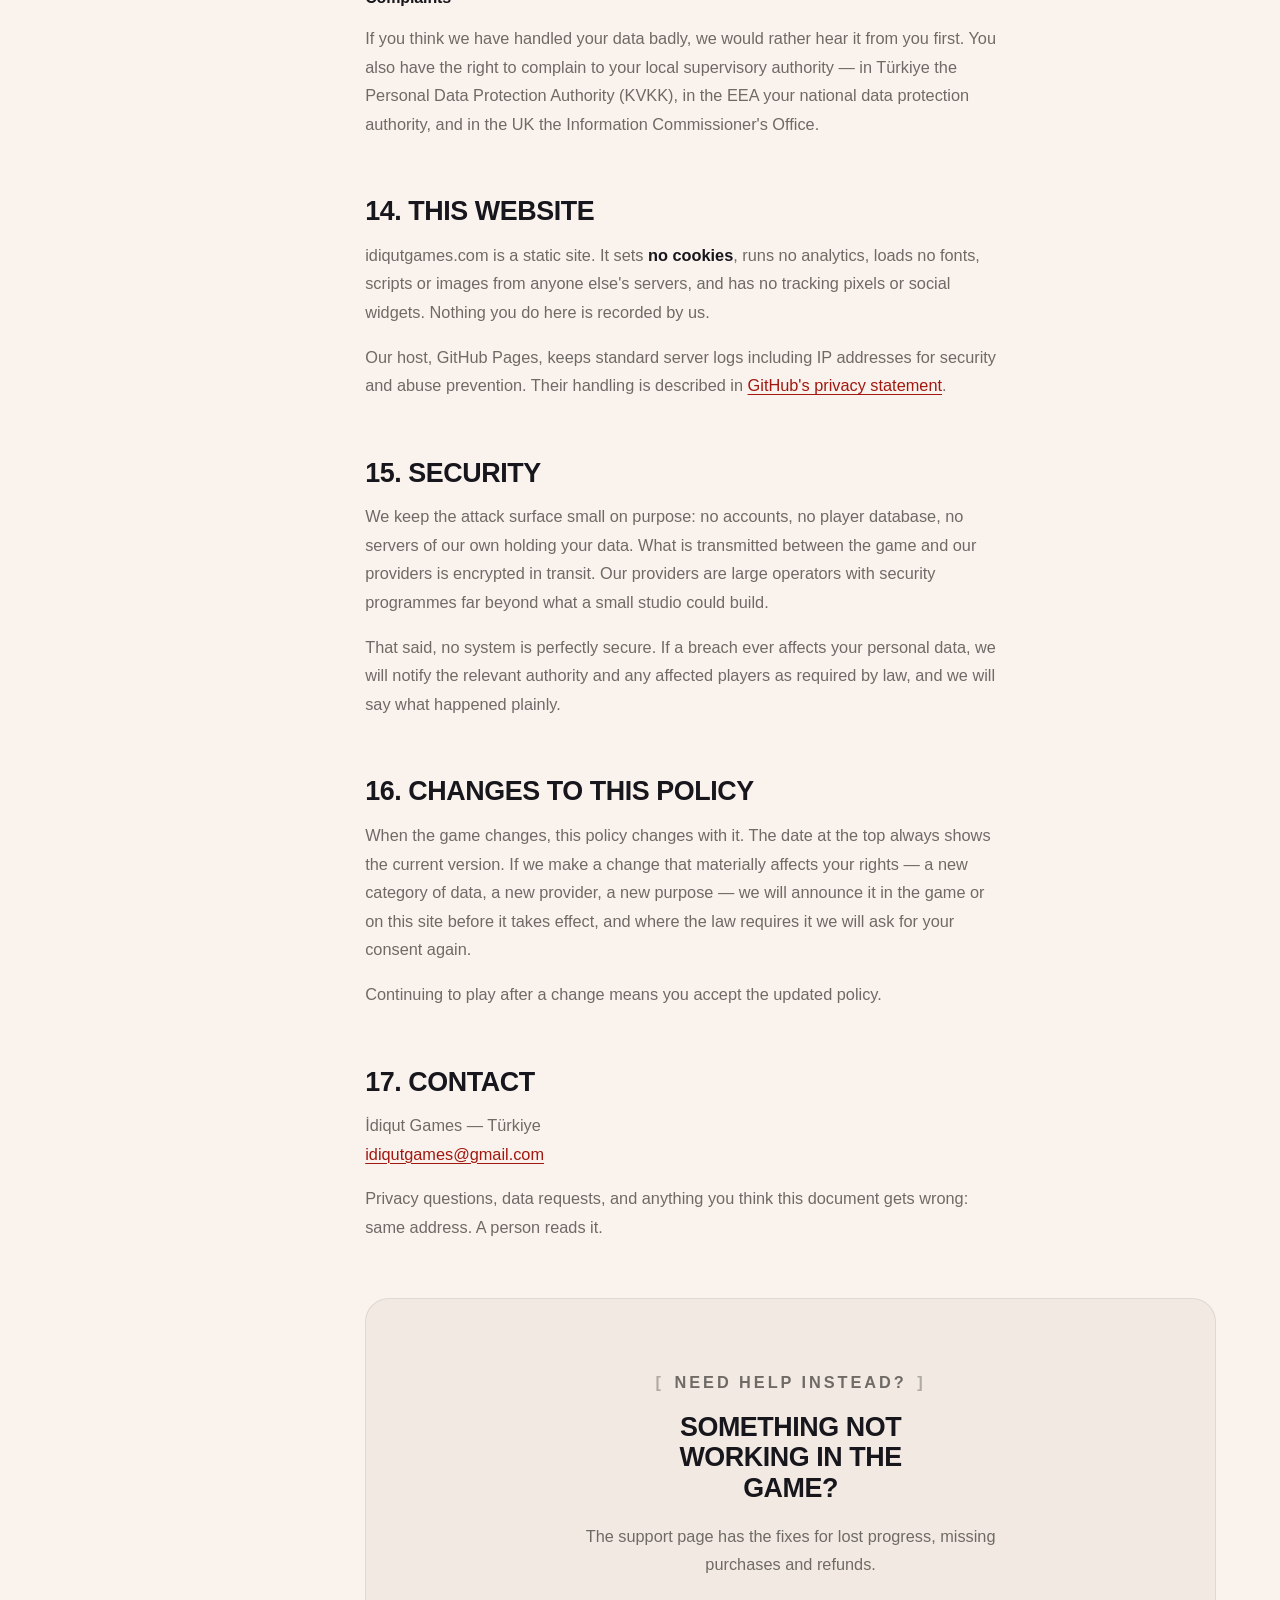
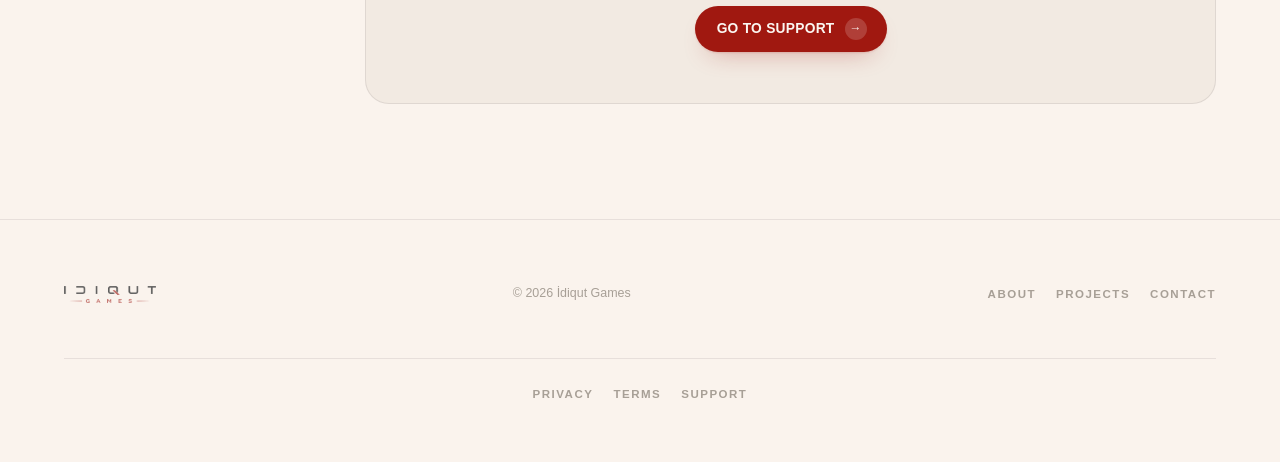
<file: privacy.html>
<!DOCTYPE html>
<html lang="en">
<head>
<meta charset="utf-8">
<meta name="viewport" content="width=device-width, initial-scale=1">
<title>Privacy Policy — İdiqut Games</title>
<meta name="description" content="How İdiqut Games handles data in Hamster Maze and on idiqutgames.com — what is collected, why, who it is shared with, and how to opt out.">
<link rel="canonical" href="https://idiqutgames.com/privacy.html">
<meta name="theme-color" content="#FAF3ED">

<meta property="og:type" content="website">
<meta property="og:url" content="https://idiqutgames.com/privacy.html">
<meta property="og:site_name" content="İdiqut Games">
<meta property="og:title" content="Privacy Policy — İdiqut Games">
<meta property="og:description" content="What our games collect, why, and how to opt out.">
<meta property="og:image" content="https://idiqutgames.com/assets/og-image.png">
<meta property="og:image:width" content="1200">
<meta property="og:image:height" content="630">
<meta name="twitter:card" content="summary_large_image">

<link rel="icon" href="/assets/favicon-32.png" sizes="32x32">
<link rel="icon" href="/assets/icon-512.png" sizes="512x512">
<link rel="apple-touch-icon" href="/assets/apple-touch-icon.png">
<link rel="stylesheet" href="/assets/legal.css">
</head>
<body>

<a class="skip" href="#main">Skip to content</a>

<header>
  <div class="wrap">
    <nav class="left" aria-label="Main">
      <a href="/">Home</a>
      <a href="/#about">About</a>
    </nav>
    <a class="brand" href="/" aria-label="İdiqut Games — home">
      <img src="/assets/v3-wordmark.png" alt="İdiqut Games" width="900" height="166">
    </a>
    <nav class="right" aria-label="Sections">
      <a href="/#projects">Projects</a>
      <a href="/support.html">Support</a>
    </nav>
  </div>
</header>

<main id="main">

  <div class="head">
    <div class="wrap">
      <p class="tag">Legal</p>
      <h1>Privacy Policy</h1>
      <p class="lead">
        This policy explains what information our games and this website collect,
        why we collect it, who we share it with, and how you can turn parts of it
        off. It is written to be read, not to be survived.
      </p>
      <div class="dates">
        <div><p class="k">Effective</p><p class="v">22 August 2026</p></div>
        <div><p class="k">Last updated</p><p class="v">22 August 2026</p></div>
        <div><p class="k">Applies to</p><p class="v">Hamster Maze &amp; idiqutgames.com</p></div>
      </div>
    </div>
  </div>

  <div class="wrap">
    <div class="doc">

      <aside class="toc">
        <p class="t">Contents</p>
        <ol>
          <li><a href="#summary">The short version</a></li>
          <li><a href="#who">Who we are</a></li>
          <li><a href="#collect">What we collect</a></li>
          <li><a href="#never">What we never collect</a></li>
          <li><a href="#why">Why we collect it</a></li>
          <li><a href="#partners">Who we share it with</a></li>
          <li><a href="#ads">Advertising and your choices</a></li>
          <li><a href="#purchases">In-app purchases</a></li>
          <li><a href="#children">Children</a></li>
          <li><a href="#selling">Selling and sharing</a></li>
          <li><a href="#retention">How long we keep it</a></li>
          <li><a href="#transfers">Where data is processed</a></li>
          <li><a href="#rights">Your rights</a></li>
          <li><a href="#website">This website</a></li>
          <li><a href="#security">Security</a></li>
          <li><a href="#changes">Changes to this policy</a></li>
          <li><a href="#contact">Contact</a></li>
        </ol>
      </aside>

      <article>

        <h2 id="summary">1. The short version</h2>
        <div class="note">
          <p class="t">In plain language</p>
          <ul>
            <li>We do not ask you for your name, email, phone number or address to play.</li>
            <li>The game keeps your progress <strong>on your own device</strong>, not on our servers.</li>
            <li>Ads and analytics inside the game are handled by <strong>Google</strong>, and they receive your device's advertising ID, approximate location (country/region derived from IP) and basic device details.</li>
            <li>Purchases go through <strong>Apple</strong> or <strong>Google</strong>. We never see your card number.</li>
            <li>You can turn off personalised advertising at any time — <a href="#ads">section 7</a> shows how, on both Android and iOS.</li>
            <li>We do not sell your personal information for money.</li>
          </ul>
          <p>
            The sections below are the full and binding version. Where the summary and
            the detail differ, the detail is what applies.
          </p>
        </div>

        <h2 id="who">2. Who we are</h2>
        <p>
          İdiqut Games ("İdiqut Games", "we", "us") is an independent mobile game studio
          based in Türkiye. We develop and publish the game <strong>Hamster Maze</strong> and
          operate the website <strong>idiqutgames.com</strong>.
        </p>
        <p>
          For anything in this policy — including requests to access or delete your data —
          write to <a href="mailto:idiqutgames@gmail.com">idiqutgames@gmail.com</a>. We are the
          data controller for the processing described here.
        </p>

        <h2 id="collect">3. What we collect</h2>

        <h3>Information you give us directly</h3>
        <p>
          Only if you choose to contact us. If you send us an email — a bug report, a
          question, a data request — we receive your email address and whatever you write
          in the message, including any screenshots or recordings you attach.
        </p>

        <h3>Information collected automatically inside the game</h3>
        <p>
          When you play, our advertising and analytics providers collect the following
          through their SDKs. None of it identifies you by name.
        </p>
        <div class="scroll">
          <table>
            <thead>
              <tr><th>Data</th><th>What it is</th><th>Used for</th></tr>
            </thead>
            <tbody>
              <tr>
                <td>Advertising ID</td>
                <td>A resettable identifier your phone provides — the Google Advertising ID on Android, the IDFA on iOS. Not linked to your real identity.</td>
                <td>Serving and measuring ads, limiting how often you see the same ad, preventing ad fraud</td>
              </tr>
              <tr>
                <td>App instance ID</td>
                <td>A random identifier for this installation of the game. It is regenerated if you uninstall and reinstall.</td>
                <td>Counting unique players and sessions without identifying people</td>
              </tr>
              <tr>
                <td>IP address</td>
                <td>The address your device connects from. Used to derive an approximate country or region — not a precise location.</td>
                <td>Serving ads in the right language and market, security, fraud prevention</td>
              </tr>
              <tr>
                <td>Device and app details</td>
                <td>Device model, manufacturer, operating system version, screen size, language, country setting, network type, game version.</td>
                <td>Making the game run correctly on your device and reproducing bugs</td>
              </tr>
              <tr>
                <td>Gameplay events</td>
                <td>Anonymous, aggregate signals — a level started, a level completed, how long a session lasted, which settings you changed, where players tend to quit.</td>
                <td>Balancing difficulty and improving level design</td>
              </tr>
              <tr>
                <td>Crash and performance logs</td>
                <td>Technical diagnostics when the game crashes or stutters: the error, the device state, the game version.</td>
                <td>Fixing crashes</td>
              </tr>
              <tr>
                <td>Purchase records</td>
                <td>The transaction identifier and receipt the store gives us — which item was bought, when, and whether it was refunded.</td>
                <td>Delivering what you bought and honouring restores</td>
              </tr>
            </tbody>
          </table>
        </div>

        <h3>Information stored only on your device</h3>
        <p>
          Your progress, unlocked levels, settings and sound preferences are saved in the
          game's local storage on your phone. We do not upload them, and we cannot read
          them. If you delete the game, that data goes with it — see
          <a href="#rights">section 13</a>.
        </p>

        <h2 id="never">4. What we never collect</h2>
        <p>We do not collect, and do not want:</p>
        <ul>
          <li>Your name, postal address, phone number or date of birth</li>
          <li>Precise or GPS location</li>
          <li>Your contacts, photos, files, calendar or call history</li>
          <li>Microphone or camera access — the game never requests either</li>
          <li>Card numbers, bank details or any payment credentials</li>
          <li>Health data, biometric data, or any special category of personal data</li>
        </ul>
        <p>
          The game has no account system, no login, no friend list and no chat. There is
          nothing to sign up for.
        </p>

        <h2 id="why">5. Why we collect it</h2>
        <p>
          Every piece of data above serves one of five purposes: running the game,
          keeping it stable, improving it, showing ads that fund it, and delivering
          purchases. We do not collect data "in case it becomes useful later".
        </p>
        <p>
          If you are in the European Economic Area or the United Kingdom, our legal bases
          under the GDPR are:
        </p>
        <ul>
          <li><strong>Consent</strong> — for personalised advertising and for optional analytics, which we ask for before any tracking identifier is used, and which you can withdraw at any time.</li>
          <li><strong>Legitimate interests</strong> — for crash diagnostics, fraud prevention, and basic aggregate counts needed to keep the game working and secure.</li>
          <li><strong>Performance of a contract</strong> — for delivering an in-app purchase you made and for supporting a restore of that purchase.</li>
          <li><strong>Legal obligation</strong> — where tax or consumer law requires us to keep purchase records.</li>
        </ul>
        <p>
          If you are in Türkiye, the equivalent grounds under KVKK (Law No. 6698) are your
          explicit consent, the necessity of processing for the performance of a contract,
          and our legitimate interests, as applicable to each purpose above.
        </p>

        <h2 id="partners">6. Who we share it with</h2>
        <p>
          We do not have servers of our own that store player data. The processing above
          happens through the following third parties, each under their own privacy policy.
          They are the only companies that receive data from our game.
        </p>
        <div class="scroll">
          <table>
            <thead>
              <tr><th>Provider</th><th>What it does</th><th>Their policy</th></tr>
            </thead>
            <tbody>
              <tr>
                <td>Google AdMob</td>
                <td>Serves the ads in the game and measures them</td>
                <td><a href="https://policies.google.com/privacy" rel="noopener noreferrer" target="_blank">policies.google.com/privacy</a> · <a href="https://support.google.com/admob/answer/6128543" rel="noopener noreferrer" target="_blank">AdMob partners</a></td>
              </tr>
              <tr>
                <td>Google Analytics for Firebase</td>
                <td>Aggregate gameplay statistics — levels, sessions, retention</td>
                <td><a href="https://firebase.google.com/support/privacy" rel="noopener noreferrer" target="_blank">firebase.google.com/support/privacy</a></td>
              </tr>
              <tr>
                <td>Firebase Crashlytics</td>
                <td>Crash and error reports</td>
                <td><a href="https://firebase.google.com/support/privacy" rel="noopener noreferrer" target="_blank">firebase.google.com/support/privacy</a></td>
              </tr>
              <tr>
                <td>Unity Technologies</td>
                <td>The engine the game is built on, and its diagnostics</td>
                <td><a href="https://unity.com/legal/game-player-and-app-user-privacy-policy" rel="noopener noreferrer" target="_blank">unity.com — player privacy</a></td>
              </tr>
              <tr>
                <td>Apple</td>
                <td>App Store distribution and payment processing on iOS</td>
                <td><a href="https://www.apple.com/legal/privacy/" rel="noopener noreferrer" target="_blank">apple.com/legal/privacy</a></td>
              </tr>
              <tr>
                <td>Google Play</td>
                <td>Store distribution and payment processing on Android</td>
                <td><a href="https://policies.google.com/privacy" rel="noopener noreferrer" target="_blank">policies.google.com/privacy</a></td>
              </tr>
            </tbody>
          </table>
        </div>
        <p>
          We may also disclose information where the law requires it — a valid court order,
          a lawful request from an authority — or to establish or defend a legal claim. If
          İdiqut Games is ever sold or merged, data may transfer as part of that business,
          and this policy will continue to apply to it until it is replaced by one that is
          no less protective.
        </p>

        <h2 id="ads">7. Advertising and your choices</h2>
        <p>
          Hamster Maze is free, and ads are what pay for it. Depending on your settings and
          your region, those ads are either <strong>personalised</strong> (chosen partly
          from your advertising ID and inferred interests) or
          <strong>non-personalised</strong> (chosen only from the app you are in, your
          approximate location and general context).
        </p>
        <p>
          In the EEA, the UK and Switzerland, we ask for your consent through a consent
          screen the first time you open the game. If you decline, you still get ads — the
          game still needs funding — but they are non-personalised. You can change that
          answer at any time from the game's settings screen.
        </p>

        <h3>Turning off personalised ads on your device</h3>
        <ul>
          <li><strong>Android:</strong> Settings → Google → All services → Ads → <em>Delete advertising ID</em> (or, on older versions, <em>Opt out of Ads Personalisation</em>). Once the ID is deleted, apps receive no advertising ID at all.</li>
          <li><strong>iOS:</strong> Settings → Privacy &amp; Security → Tracking → turn off <em>Allow Apps to Request to Track</em>. You can also refuse the tracking prompt the game shows when it first launches.</li>
          <li><strong>Reset instead of delete:</strong> both platforms let you reset the advertising ID, which breaks the link to any profile built so far.</li>
        </ul>
        <p>
          Google also offers <a href="https://adssettings.google.com" rel="noopener noreferrer" target="_blank">adssettings.google.com</a>
          for account-level ad controls.
        </p>

        <h2 id="purchases">8. In-app purchases</h2>
        <p>
          Hamster Maze offers optional purchases. They are processed entirely by the store
          you installed the game from — the App Store on iOS, Google Play on Android.
        </p>
        <ul>
          <li>Your payment details go to <strong>Apple or Google, never to us</strong>. We never see, store or process a card number.</li>
          <li>What we receive is a purchase receipt: a transaction ID, the product bought, the time, and the store's confirmation that it was paid for. We use it to unlock the item and to honour a restore later.</li>
          <li>Refunds are handled by the store, not by us. <a href="/support.html#refunds">The support page</a> explains how to request one.</li>
        </ul>

        <h2 id="children">9. Children</h2>
        <p>
          Hamster Maze is a general-audience game. It is not directed at children under 13,
          and we do not knowingly collect personal information from them.
        </p>
        <p>
          We know a game about a hamster attracts younger players anyway, so we take the
          protective route rather than the minimum one:
        </p>
        <ul>
          <li>Where a store's family or kids programme applies to the game, or where a user is identified as a child, we instruct our providers to serve <strong>non-personalised ads only</strong> and to disable advertising identifiers.</li>
          <li>There is no chat, no user-generated content, no social feature and no way for a player to share anything publicly through the game.</li>
          <li>We ask for no personal information at any point in the game.</li>
        </ul>
        <p>
          <strong>Parents and guardians:</strong> if you believe a child has given us
          personal information — for example by emailing us — write to
          <a href="mailto:idiqutgames@gmail.com">idiqutgames@gmail.com</a> and we will delete
          it promptly. In the EEA the relevant age is set by each member state and may be
          up to 16; we apply the higher standard where it is unclear.
        </p>

        <h2 id="selling">10. Selling and sharing</h2>
        <p>
          <strong>We do not sell your personal information for money.</strong> We have never
          done so, and we do not have a business model that would benefit from it.
        </p>
        <p>
          California residents should note one nuance: if you allow personalised ads, our
          advertising partner may use your advertising ID for interest-based advertising
          across apps. Under the CCPA as amended by the CPRA, that counts as
          "sharing for cross-context behavioural advertising", even though no money changes
          hands. You can stop it at any time using the steps in
          <a href="#ads">section 7</a> — that is your opt-out, and we do not discriminate
          against players who use it.
        </p>

        <h2 id="retention">11. How long we keep it</h2>
        <ul>
          <li><strong>Analytics and advertising data</strong> — retained by Google under their own schedules, generally between 2 and 14 months for event-level data, after which it is aggregated or deleted.</li>
          <li><strong>Crash reports</strong> — typically 90 days, then deleted.</li>
          <li><strong>Purchase records</strong> — kept as long as tax and consumer protection law requires, which in Türkiye is generally 10 years.</li>
          <li><strong>Emails you send us</strong> — kept while your question is open and for a reasonable period afterwards, then deleted. If you ask us to delete your message sooner, we will.</li>
          <li><strong>Progress on your device</strong> — kept until you delete the game or clear its data. That one is entirely in your hands.</li>
        </ul>

        <h2 id="transfers">12. Where data is processed</h2>
        <p>
          Our providers operate globally, so data may be processed outside Türkiye and
          outside the EEA — including in the United States. Where personal data leaves the
          EEA or the UK, our providers rely on the European Commission's Standard
          Contractual Clauses, the UK Addendum, or an adequacy decision such as the
          EU–US Data Privacy Framework, together with additional technical safeguards.
          For transfers from Türkiye, we rely on the grounds set out in Article 9 of the KVKK.
        </p>

        <h2 id="rights">13. Your rights</h2>
        <p>
          Depending on where you live, you have the right to access the personal data we
          hold about you, to have it corrected or deleted, to object to or restrict its
          processing, to receive it in a portable format, and to withdraw consent you have
          given. Residents of Türkiye have the equivalent rights under Article 11 of the
          KVKK, including the right to learn whether their data has been processed and to
          request that any incorrect processing be corrected.
        </p>

        <h3>How to exercise them</h3>
        <p>
          Email <a href="mailto:idiqutgames@gmail.com">idiqutgames@gmail.com</a> with the
          subject line <strong>"Privacy request"</strong>. We reply within 30 days, and
          usually much sooner.
        </p>
        <p>
          One practical note: because the game asks for nothing that identifies you, we
          normally hold nothing that can be traced back to a person. To locate anything at
          all, we will need your <strong>advertising ID</strong> (findable in your device's
          ad settings) or, for a purchase, the <strong>store transaction ID</strong> from
          your receipt. Without one of those, there is genuinely nothing for us to look up —
          which is the point of collecting so little.
        </p>

        <h3>Deleting your data</h3>
        <ul>
          <li><strong>On your device:</strong> uninstall the game, or use Android's <em>Clear data</em>, and the local save is gone.</li>
          <li><strong>At the providers:</strong> delete or reset your advertising ID (<a href="#ads">section 7</a>) to break the link to any advertising and analytics profile.</li>
          <li><strong>With us:</strong> email us as above, and we will forward the deletion request to our providers and confirm when it is done.</li>
        </ul>

        <h3>Complaints</h3>
        <p>
          If you think we have handled your data badly, we would rather hear it from you
          first. You also have the right to complain to your local supervisory authority —
          in Türkiye the Personal Data Protection Authority (KVKK), in the EEA your national
          data protection authority, and in the UK the Information Commissioner's Office.
        </p>

        <h2 id="website">14. This website</h2>
        <p>
          idiqutgames.com is a static site. It sets <strong>no cookies</strong>, runs no
          analytics, loads no fonts, scripts or images from anyone else's servers, and has
          no tracking pixels or social widgets. Nothing you do here is recorded by us.
        </p>
        <p>
          Our host, GitHub Pages, keeps standard server logs including IP addresses for
          security and abuse prevention. Their handling is described in
          <a href="https://docs.github.com/site-policy/privacy-policies/github-general-privacy-statement" rel="noopener noreferrer" target="_blank">GitHub's privacy statement</a>.
        </p>

        <h2 id="security">15. Security</h2>
        <p>
          We keep the attack surface small on purpose: no accounts, no player database, no
          servers of our own holding your data. What is transmitted between the game and our
          providers is encrypted in transit. Our providers are large operators with security
          programmes far beyond what a small studio could build.
        </p>
        <p>
          That said, no system is perfectly secure. If a breach ever affects your personal
          data, we will notify the relevant authority and any affected players as required
          by law, and we will say what happened plainly.
        </p>

        <h2 id="changes">16. Changes to this policy</h2>
        <p>
          When the game changes, this policy changes with it. The date at the top always
          shows the current version. If we make a change that materially affects your rights
          — a new category of data, a new provider, a new purpose — we will announce it in
          the game or on this site before it takes effect, and where the law requires it we
          will ask for your consent again.
        </p>
        <p>Continuing to play after a change means you accept the updated policy.</p>

        <h2 id="contact">17. Contact</h2>
        <p>
          İdiqut Games — Türkiye<br>
          <a href="mailto:idiqutgames@gmail.com">idiqutgames@gmail.com</a>
        </p>
        <p>
          Privacy questions, data requests, and anything you think this document gets wrong:
          same address. A person reads it.
        </p>

        <div class="cta">
          <p class="tag">Need help instead?</p>
          <h2>Something not working in the game?</h2>
          <p>The support page has the fixes for lost progress, missing purchases and refunds.</p>
          <a class="pill" href="/support.html">Go to support <span class="a" aria-hidden="true">→</span></a>
        </div>

      </article>
    </div>
  </div>

</main>

<footer>
  <div class="wrap">
    <img class="wm" src="/assets/v3-wordmark.png" alt="İdiqut Games" width="900" height="166" loading="lazy">
    <p class="copy">© 2026 İdiqut Games</p>
    <nav aria-label="Footer">
      <a href="/#about">About</a>
      <a href="/#projects">Projects</a>
      <a href="/#contact">Contact</a>
    </nav>
    <nav class="legal" aria-label="Legal">
      <a href="/privacy.html" aria-current="page">Privacy</a>
      <a href="/terms.html">Terms</a>
      <a href="/support.html">Support</a>
    </nav>
  </div>
</footer>

</body>
</html>
</file>
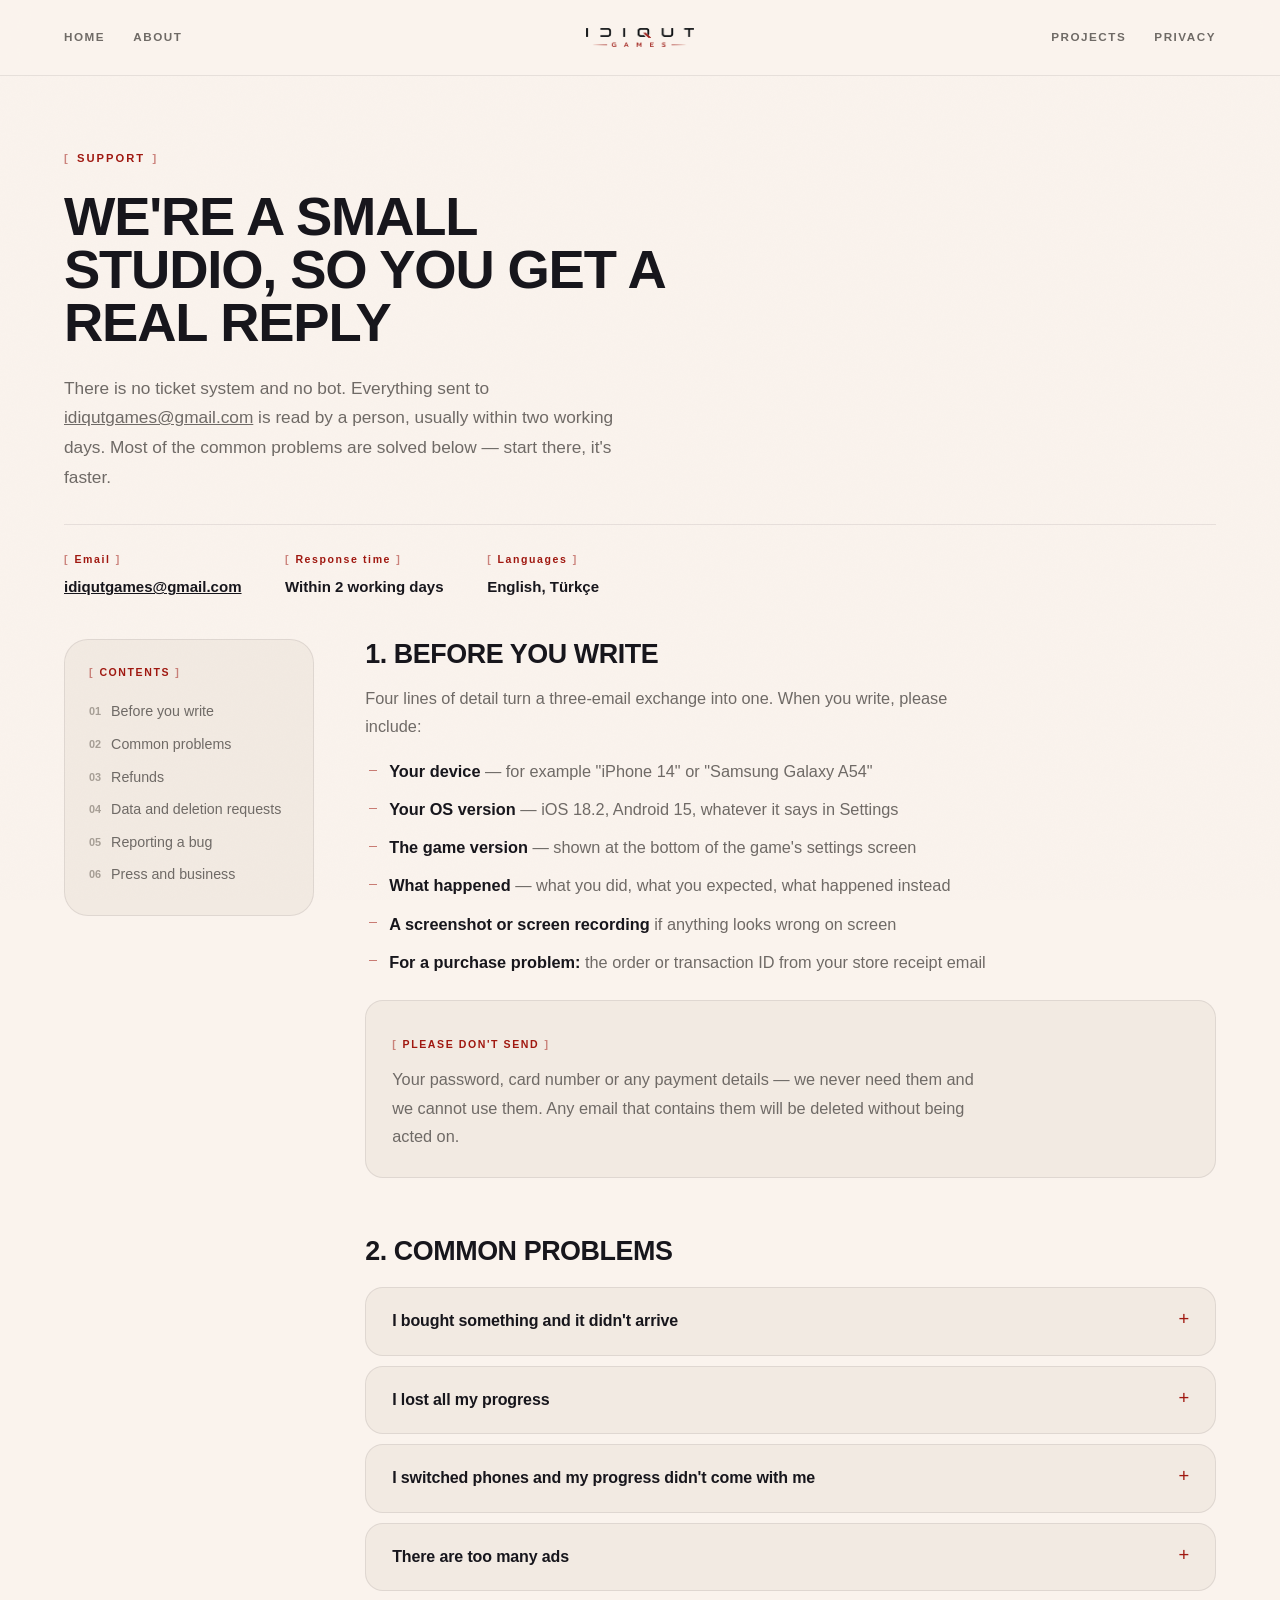
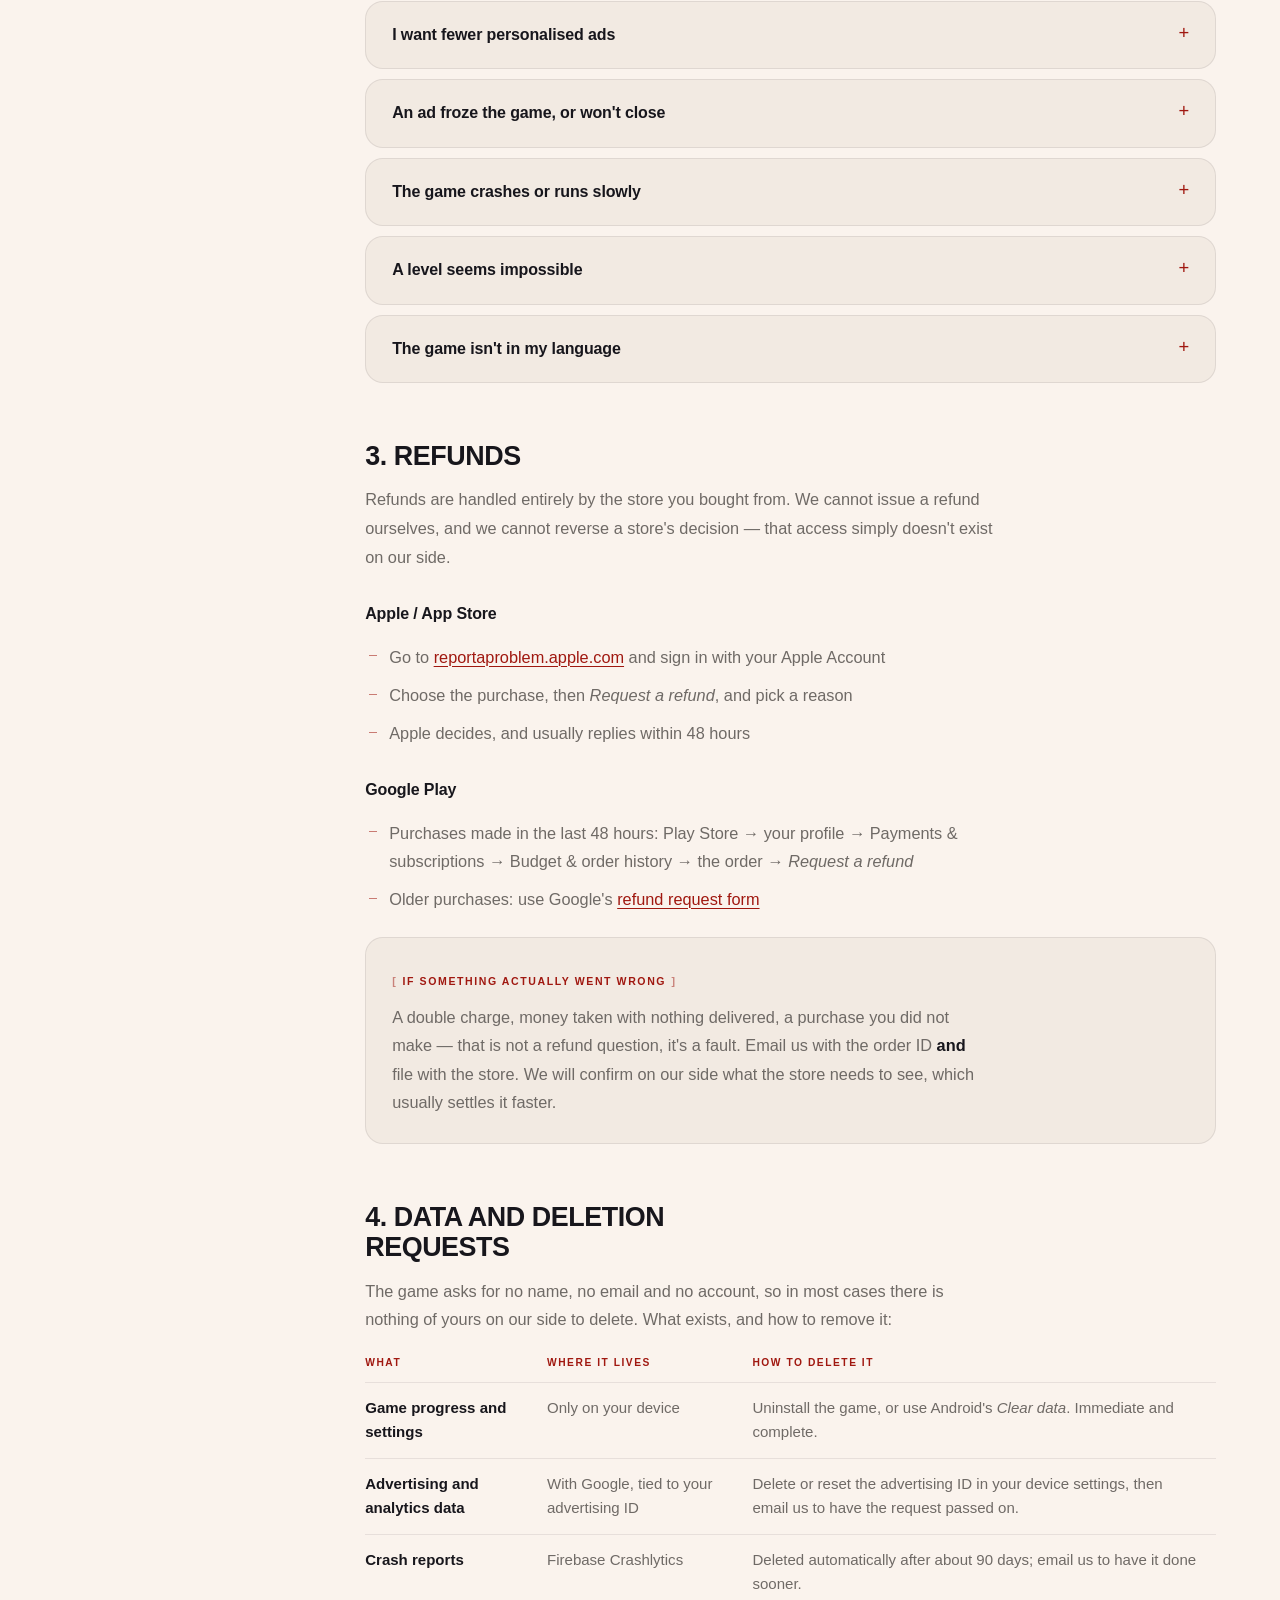
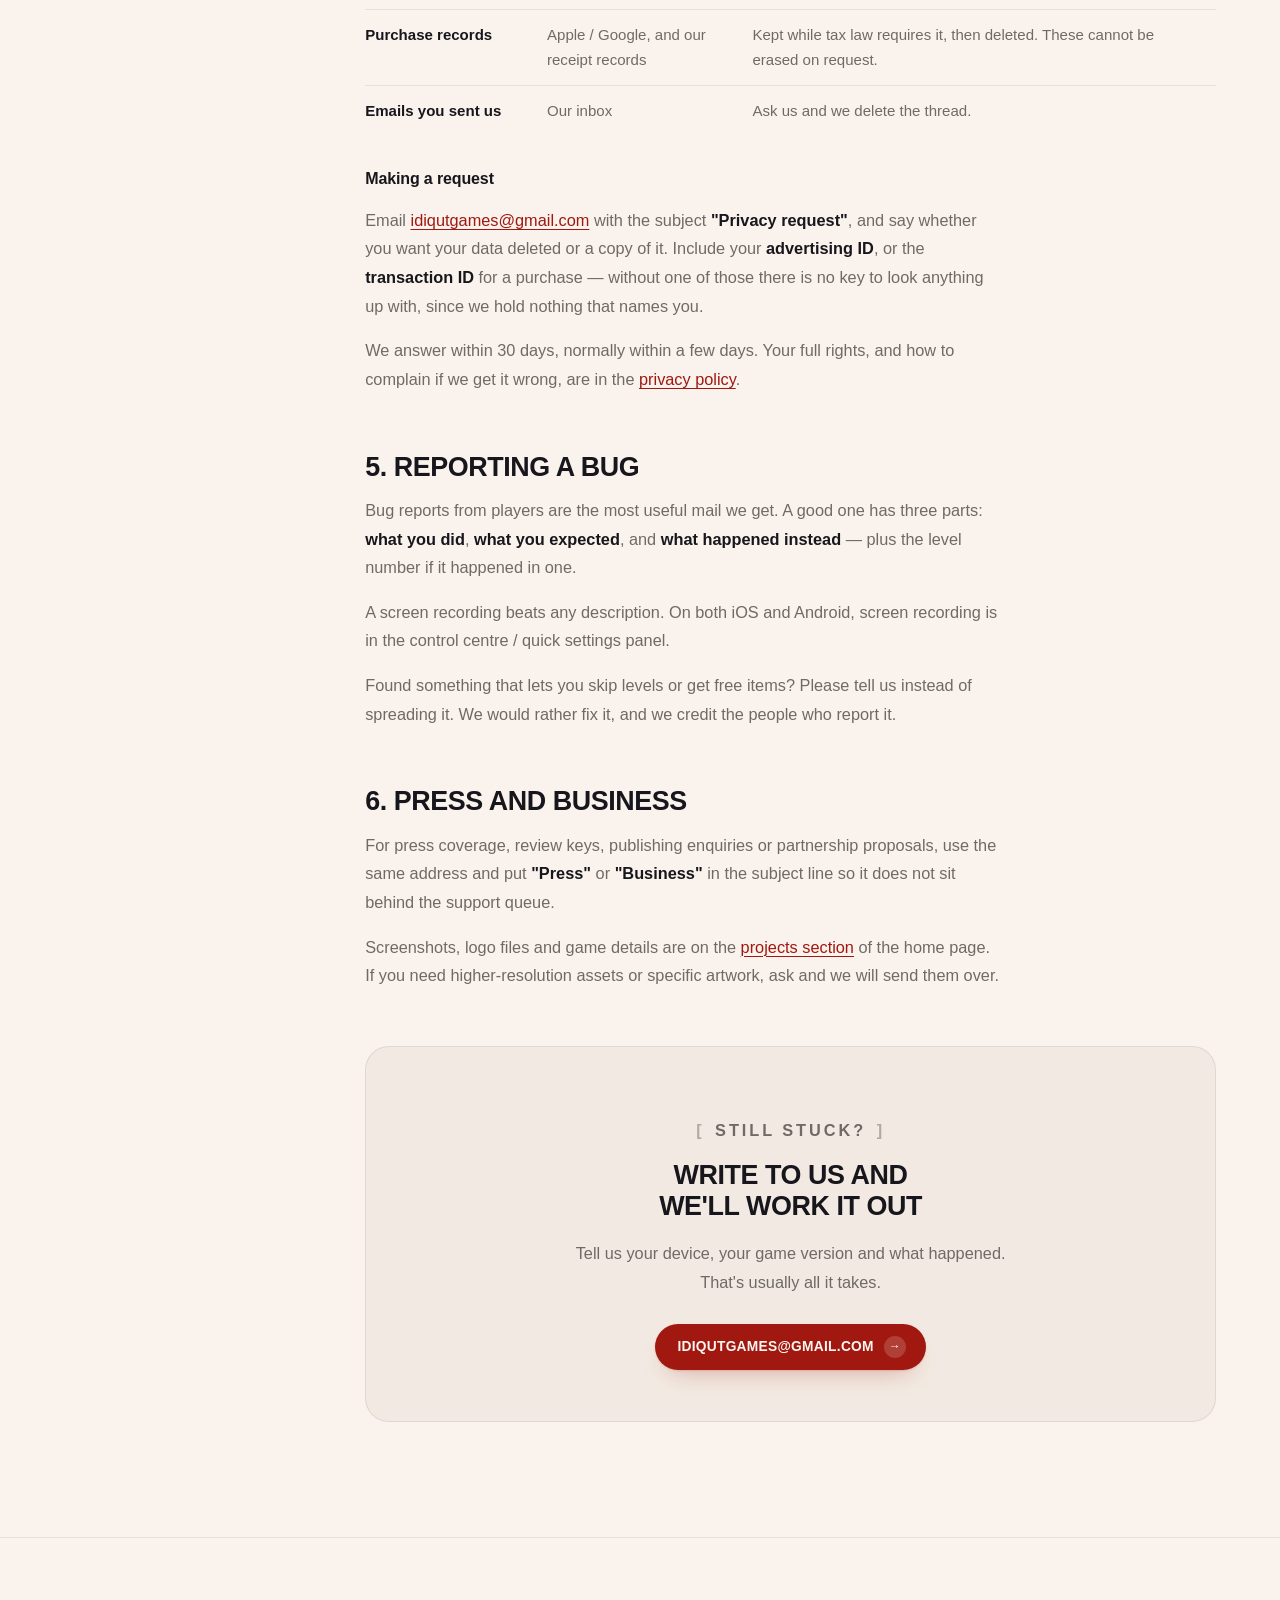
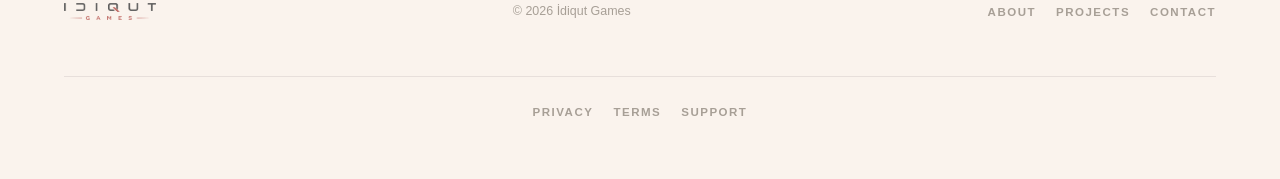
<file: support.html>
<!DOCTYPE html>
<html lang="en">
<head>
<meta charset="utf-8">
<meta name="viewport" content="width=device-width, initial-scale=1">
<title>Support — İdiqut Games</title>
<meta name="description" content="Help with Hamster Maze: lost progress, missing purchases, refunds, ads, bug reports and data deletion requests. A person reads every email.">
<link rel="canonical" href="https://idiqutgames.com/support.html">
<meta name="theme-color" content="#FAF3ED">

<meta property="og:type" content="website">
<meta property="og:url" content="https://idiqutgames.com/support.html">
<meta property="og:site_name" content="İdiqut Games">
<meta property="og:title" content="Support — İdiqut Games">
<meta property="og:description" content="Help with our games — purchases, bugs, refunds and data requests.">
<meta property="og:image" content="https://idiqutgames.com/assets/og-image.png">
<meta property="og:image:width" content="1200">
<meta property="og:image:height" content="630">
<meta name="twitter:card" content="summary_large_image">

<link rel="icon" href="/assets/favicon-32.png" sizes="32x32">
<link rel="icon" href="/assets/icon-512.png" sizes="512x512">
<link rel="apple-touch-icon" href="/assets/apple-touch-icon.png">
<link rel="stylesheet" href="/assets/legal.css">
</head>
<body>

<a class="skip" href="#main">Skip to content</a>

<header>
  <div class="wrap">
    <nav class="left" aria-label="Main">
      <a href="/">Home</a>
      <a href="/#about">About</a>
    </nav>
    <a class="brand" href="/" aria-label="İdiqut Games — home">
      <img src="/assets/v3-wordmark.png" alt="İdiqut Games" width="900" height="166">
    </a>
    <nav class="right" aria-label="Sections">
      <a href="/#projects">Projects</a>
      <a href="/privacy.html">Privacy</a>
    </nav>
  </div>
</header>

<main id="main">

  <div class="head">
    <div class="wrap">
      <p class="tag">Support</p>
      <h1>We're a small studio, so you get a real reply</h1>
      <p class="lead">
        There is no ticket system and no bot. Everything sent to
        <a href="mailto:idiqutgames@gmail.com">idiqutgames@gmail.com</a> is read by a person,
        usually within two working days. Most of the common problems are solved below —
        start there, it's faster.
      </p>
      <div class="dates">
        <div><p class="k">Email</p><p class="v"><a href="mailto:idiqutgames@gmail.com">idiqutgames@gmail.com</a></p></div>
        <div><p class="k">Response time</p><p class="v">Within 2 working days</p></div>
        <div><p class="k">Languages</p><p class="v">English, Türkçe</p></div>
      </div>
    </div>
  </div>

  <div class="wrap">
    <div class="doc">

      <aside class="toc">
        <p class="t">Contents</p>
        <ol>
          <li><a href="#write">Before you write</a></li>
          <li><a href="#common">Common problems</a></li>
          <li><a href="#refunds">Refunds</a></li>
          <li><a href="#data-deletion">Data and deletion requests</a></li>
          <li><a href="#bugs">Reporting a bug</a></li>
          <li><a href="#press">Press and business</a></li>
        </ol>
      </aside>

      <article>

        <h2 id="write">1. Before you write</h2>
        <p>
          Four lines of detail turn a three-email exchange into one. When you write, please
          include:
        </p>
        <ul>
          <li><strong>Your device</strong> — for example "iPhone 14" or "Samsung Galaxy A54"</li>
          <li><strong>Your OS version</strong> — iOS 18.2, Android 15, whatever it says in Settings</li>
          <li><strong>The game version</strong> — shown at the bottom of the game's settings screen</li>
          <li><strong>What happened</strong> — what you did, what you expected, what happened instead</li>
          <li><strong>A screenshot or screen recording</strong> if anything looks wrong on screen</li>
          <li><strong>For a purchase problem:</strong> the order or transaction ID from your store receipt email</li>
        </ul>
        <div class="note">
          <p class="t">Please don't send</p>
          <p>
            Your password, card number or any payment details — we never need them and we
            cannot use them. Any email that contains them will be deleted without being acted on.
          </p>
        </div>

        <h2 id="common">2. Common problems</h2>
        <div class="faq">

          <details>
            <summary>I bought something and it didn't arrive</summary>
            <p>
              First try <strong>Restore purchases</strong> in the game's settings screen. That
              asks the store for your purchase history and re-applies anything you own. It
              works even after a reinstall, as long as you are signed in to the same store
              account you bought with.
            </p>
            <p>
              If it still doesn't appear, email us with the <strong>order ID</strong> from your
              receipt (Apple's receipts arrive from the App Store; Google's from Google Play)
              and we will sort it out.
            </p>
          </details>

          <details>
            <summary>I lost all my progress</summary>
            <p>
              Progress is saved <strong>only on your device</strong> — there is no account and no
              cloud save, so we never had a copy of it and cannot restore it. It is gone if the
              game was uninstalled, if its data was cleared, or if the phone was reset.
            </p>
            <p>
              <strong>Purchases are different.</strong> Those live with your store account, not
              with the save file, and <em>can</em> be restored — use <strong>Restore purchases</strong>
              in settings. Cloud saves are on our list for a future update.
            </p>
          </details>

          <details>
            <summary>I switched phones and my progress didn't come with me</summary>
            <p>
              For the same reason as above: the save file is local, so it stays on the old
              device. If the old phone still works, its progress is still there.
            </p>
            <p>
              Purchases do transfer, as long as the new phone uses the same store account —
              and only within the same platform. Android purchases cannot move to iOS, or the
              other way round, because the stores don't allow it.
            </p>
          </details>

          <details>
            <summary>There are too many ads</summary>
            <p>
              Ads are what pay for a free game, but they should never feel like a wall. If the
              pacing feels wrong to you, tell us where — which screen, how often — and we will
              look at it. That kind of message actually changes the build.
            </p>
            <p>
              If the game offers an ad-removal purchase, buying it removes the interstitials
              permanently. Rewarded ads — the optional ones you choose to watch for a bonus —
              stay available, because they give you something back.
            </p>
          </details>

          <details>
            <summary>I want fewer personalised ads</summary>
            <p>You can switch off ad personalisation on the device itself:</p>
            <ul>
              <li><strong>Android:</strong> Settings → Google → All services → Ads → <em>Delete advertising ID</em></li>
              <li><strong>iOS:</strong> Settings → Privacy &amp; Security → Tracking → turn off <em>Allow Apps to Request to Track</em></li>
            </ul>
            <p>
              You will still see ads, but they will be chosen from context rather than from your
              advertising ID. Full detail is in the <a href="/privacy.html#ads">privacy policy</a>.
            </p>
          </details>

          <details>
            <summary>An ad froze the game, or won't close</summary>
            <p>
              Force-close the game and reopen it — progress up to your last completed level is
              kept. Then send us a screenshot of the ad if you can: we can report the specific
              ad to the network and have it pulled.
            </p>
          </details>

          <details>
            <summary>The game crashes or runs slowly</summary>
            <p>Worth trying in this order:</p>
            <ul>
              <li>Update the game to the latest version in your store</li>
              <li>Restart the phone — this fixes more than it should</li>
              <li>Close other apps running in the background</li>
              <li>Make sure there is at least 1 GB of free storage</li>
              <li>Check that your OS version is supported (listed on the store page)</li>
            </ul>
            <p>
              If it still crashes, email us with your device and OS version. Crash reports come
              to us automatically, but knowing your exact device lets us find yours among them.
            </p>
          </details>

          <details>
            <summary>A level seems impossible</summary>
            <p>
              Sometimes that's difficulty, and sometimes it's a bug in the level. Tell us the
              level number and what keeps happening. If a maze turns out to be genuinely
              unsolvable, we would very much like to know — that is a fix, not a complaint.
            </p>
          </details>

          <details>
            <summary>The game isn't in my language</summary>
            <p>
              The game follows your device's language setting where a translation exists. If
              yours is missing and you would like to see it, tell us which one — we add
              languages based on where players actually are.
            </p>
          </details>

        </div>

        <h2 id="refunds">3. Refunds</h2>
        <p>
          Refunds are handled entirely by the store you bought from. We cannot issue a refund
          ourselves, and we cannot reverse a store's decision — that access simply doesn't
          exist on our side.
        </p>

        <h3>Apple / App Store</h3>
        <ul>
          <li>Go to <a href="https://reportaproblem.apple.com" rel="noopener noreferrer" target="_blank">reportaproblem.apple.com</a> and sign in with your Apple Account</li>
          <li>Choose the purchase, then <em>Request a refund</em>, and pick a reason</li>
          <li>Apple decides, and usually replies within 48 hours</li>
        </ul>

        <h3>Google Play</h3>
        <ul>
          <li>Purchases made in the last 48 hours: Play Store → your profile → Payments &amp; subscriptions → Budget &amp; order history → the order → <em>Request a refund</em></li>
          <li>Older purchases: use Google's <a href="https://support.google.com/googleplay/answer/2479637" rel="noopener noreferrer" target="_blank">refund request form</a></li>
        </ul>

        <div class="note">
          <p class="t">If something actually went wrong</p>
          <p>
            A double charge, money taken with nothing delivered, a purchase you did not make —
            that is not a refund question, it's a fault. Email us with the order ID
            <strong>and</strong> file with the store. We will confirm on our side what the store
            needs to see, which usually settles it faster.
          </p>
        </div>

        <h2 id="data-deletion">4. Data and deletion requests</h2>
        <p>
          The game asks for no name, no email and no account, so in most cases there is nothing
          of yours on our side to delete. What exists, and how to remove it:
        </p>
        <div class="scroll">
          <table>
            <thead>
              <tr><th>What</th><th>Where it lives</th><th>How to delete it</th></tr>
            </thead>
            <tbody>
              <tr>
                <td>Game progress and settings</td>
                <td>Only on your device</td>
                <td>Uninstall the game, or use Android's <em>Clear data</em>. Immediate and complete.</td>
              </tr>
              <tr>
                <td>Advertising and analytics data</td>
                <td>With Google, tied to your advertising ID</td>
                <td>Delete or reset the advertising ID in your device settings, then email us to have the request passed on.</td>
              </tr>
              <tr>
                <td>Crash reports</td>
                <td>Firebase Crashlytics</td>
                <td>Deleted automatically after about 90 days; email us to have it done sooner.</td>
              </tr>
              <tr>
                <td>Purchase records</td>
                <td>Apple / Google, and our receipt records</td>
                <td>Kept while tax law requires it, then deleted. These cannot be erased on request.</td>
              </tr>
              <tr>
                <td>Emails you sent us</td>
                <td>Our inbox</td>
                <td>Ask us and we delete the thread.</td>
              </tr>
            </tbody>
          </table>
        </div>

        <h3>Making a request</h3>
        <p>
          Email <a href="mailto:idiqutgames@gmail.com?subject=Privacy%20request">idiqutgames@gmail.com</a>
          with the subject <strong>"Privacy request"</strong>, and say whether you want your
          data deleted or a copy of it. Include your <strong>advertising ID</strong>, or the
          <strong>transaction ID</strong> for a purchase — without one of those there is no key
          to look anything up with, since we hold nothing that names you.
        </p>
        <p>
          We answer within 30 days, normally within a few days. Your full rights, and how to
          complain if we get it wrong, are in the <a href="/privacy.html#rights">privacy policy</a>.
        </p>

        <h2 id="bugs">5. Reporting a bug</h2>
        <p>
          Bug reports from players are the most useful mail we get. A good one has three parts:
          <strong>what you did</strong>, <strong>what you expected</strong>, and
          <strong>what happened instead</strong> — plus the level number if it happened in one.
        </p>
        <p>
          A screen recording beats any description. On both iOS and Android, screen recording is
          in the control centre / quick settings panel.
        </p>
        <p>
          Found something that lets you skip levels or get free items? Please tell us instead of
          spreading it. We would rather fix it, and we credit the people who report it.
        </p>

        <h2 id="press">6. Press and business</h2>
        <p>
          For press coverage, review keys, publishing enquiries or partnership proposals, use
          the same address and put <strong>"Press"</strong> or <strong>"Business"</strong> in the
          subject line so it does not sit behind the support queue.
        </p>
        <p>
          Screenshots, logo files and game details are on the
          <a href="/#projects">projects section</a> of the home page. If you need higher-resolution
          assets or specific artwork, ask and we will send them over.
        </p>

        <div class="cta">
          <p class="tag">Still stuck?</p>
          <h2>Write to us and we'll work it out</h2>
          <p>Tell us your device, your game version and what happened. That's usually all it takes.</p>
          <a class="pill" href="mailto:idiqutgames@gmail.com">idiqutgames@gmail.com <span class="a" aria-hidden="true">→</span></a>
        </div>

      </article>
    </div>
  </div>

</main>

<footer>
  <div class="wrap">
    <img class="wm" src="/assets/v3-wordmark.png" alt="İdiqut Games" width="900" height="166" loading="lazy">
    <p class="copy">© 2026 İdiqut Games</p>
    <nav aria-label="Footer">
      <a href="/#about">About</a>
      <a href="/#projects">Projects</a>
      <a href="/#contact">Contact</a>
    </nav>
    <nav class="legal" aria-label="Legal">
      <a href="/privacy.html">Privacy</a>
      <a href="/terms.html">Terms</a>
      <a href="/support.html" aria-current="page">Support</a>
    </nav>
  </div>
</footer>

</body>
</html>
</file>
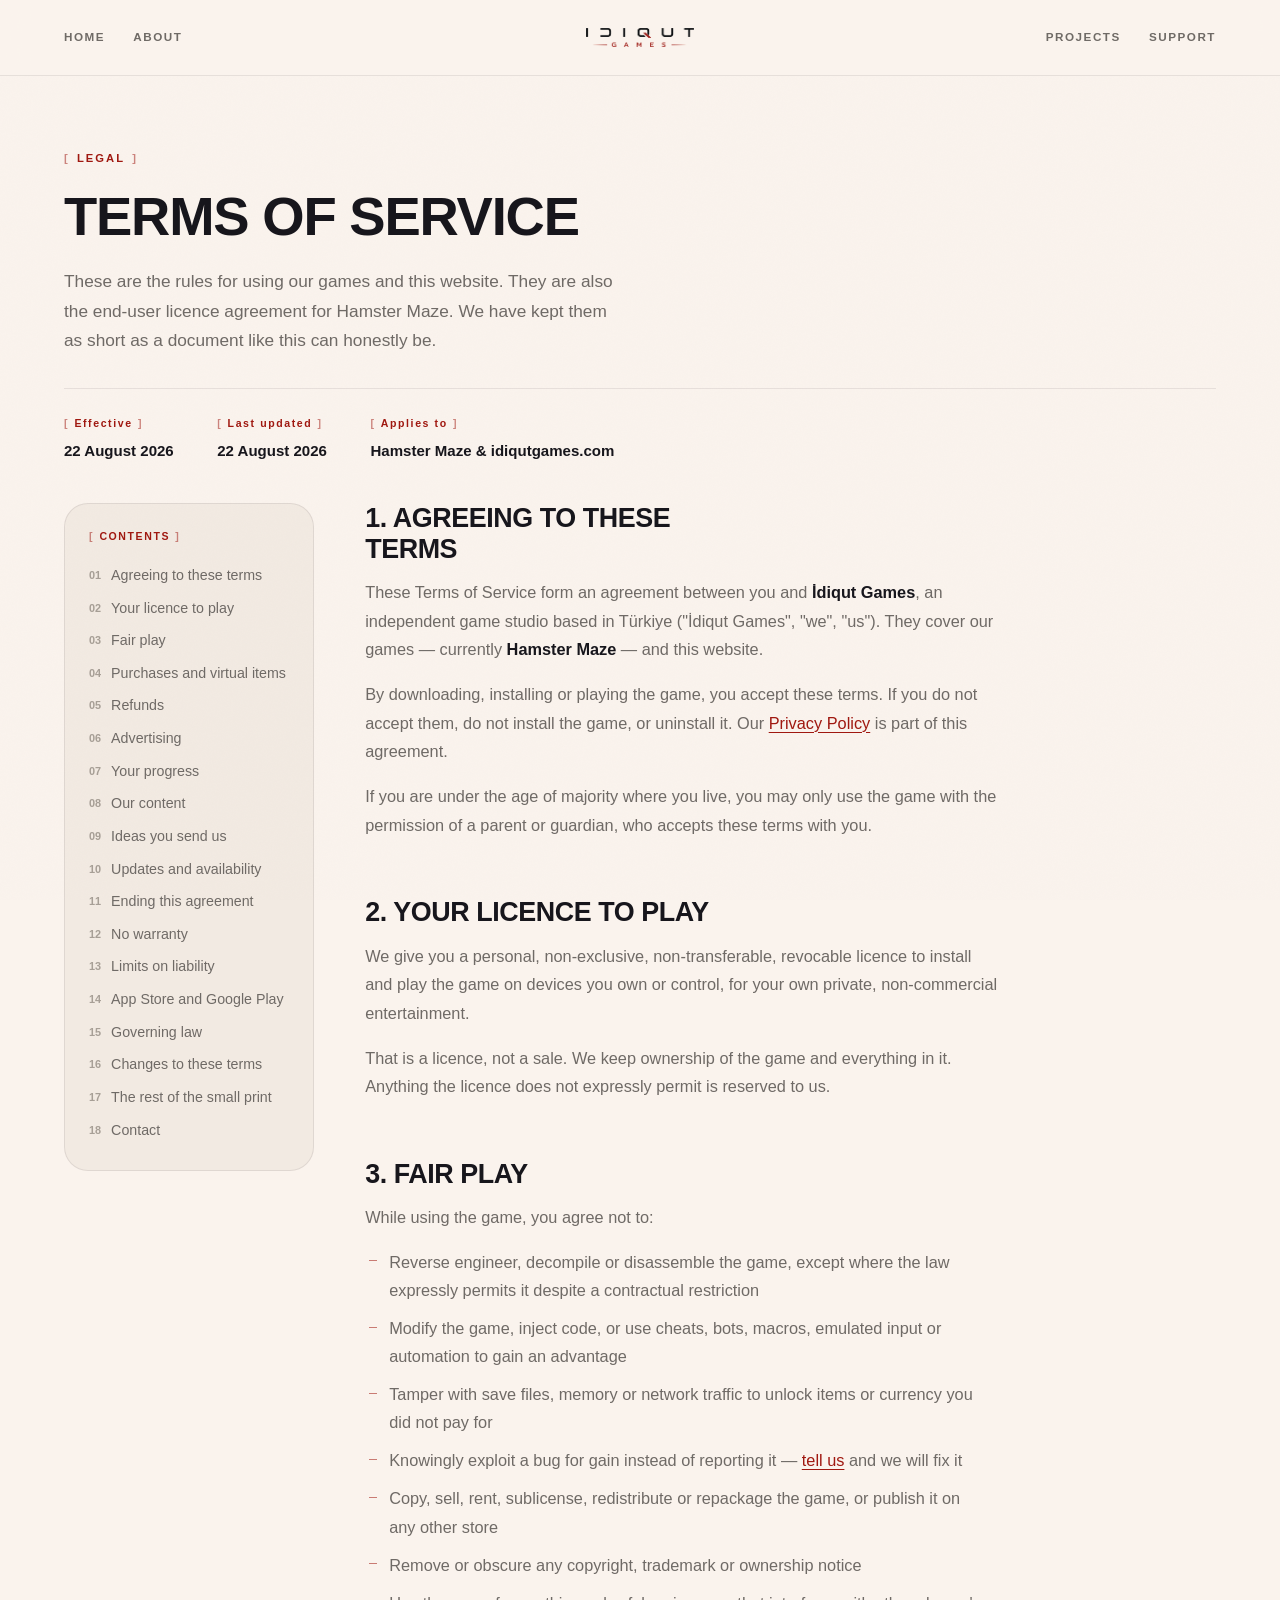
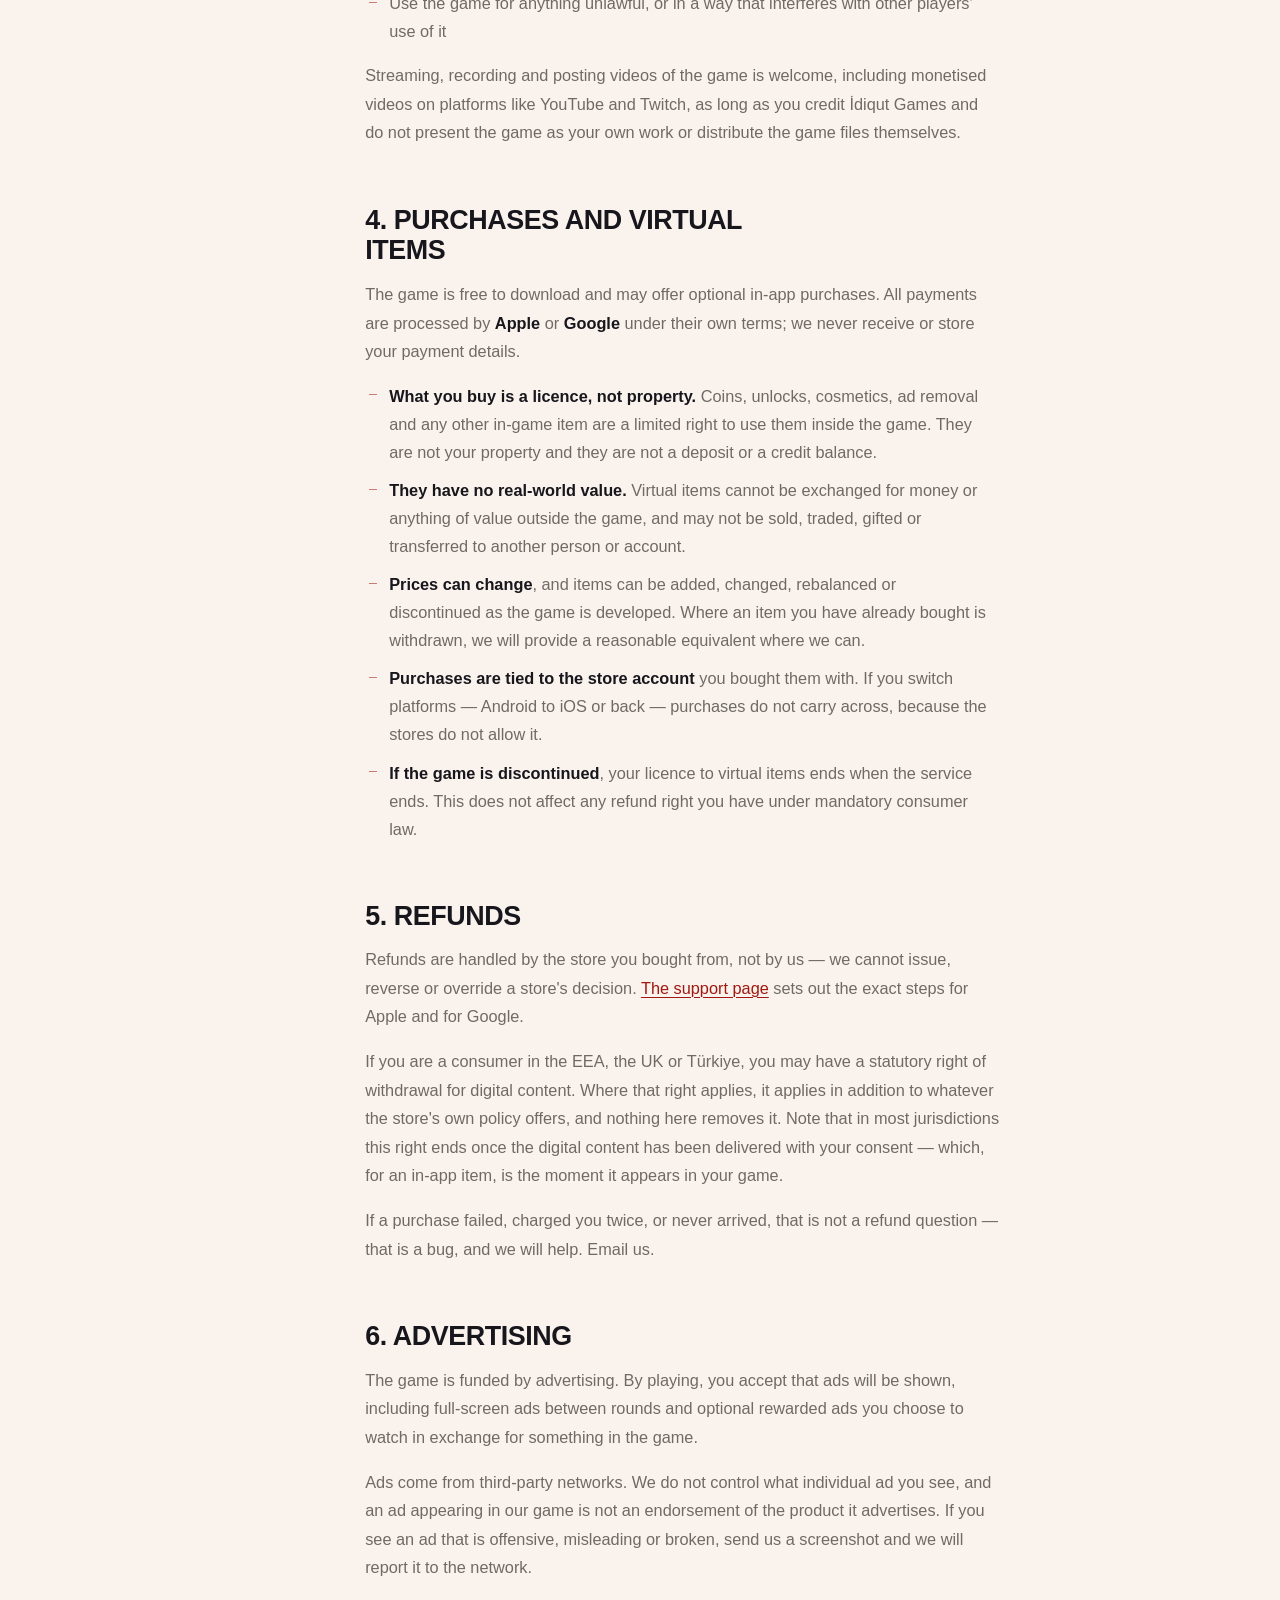
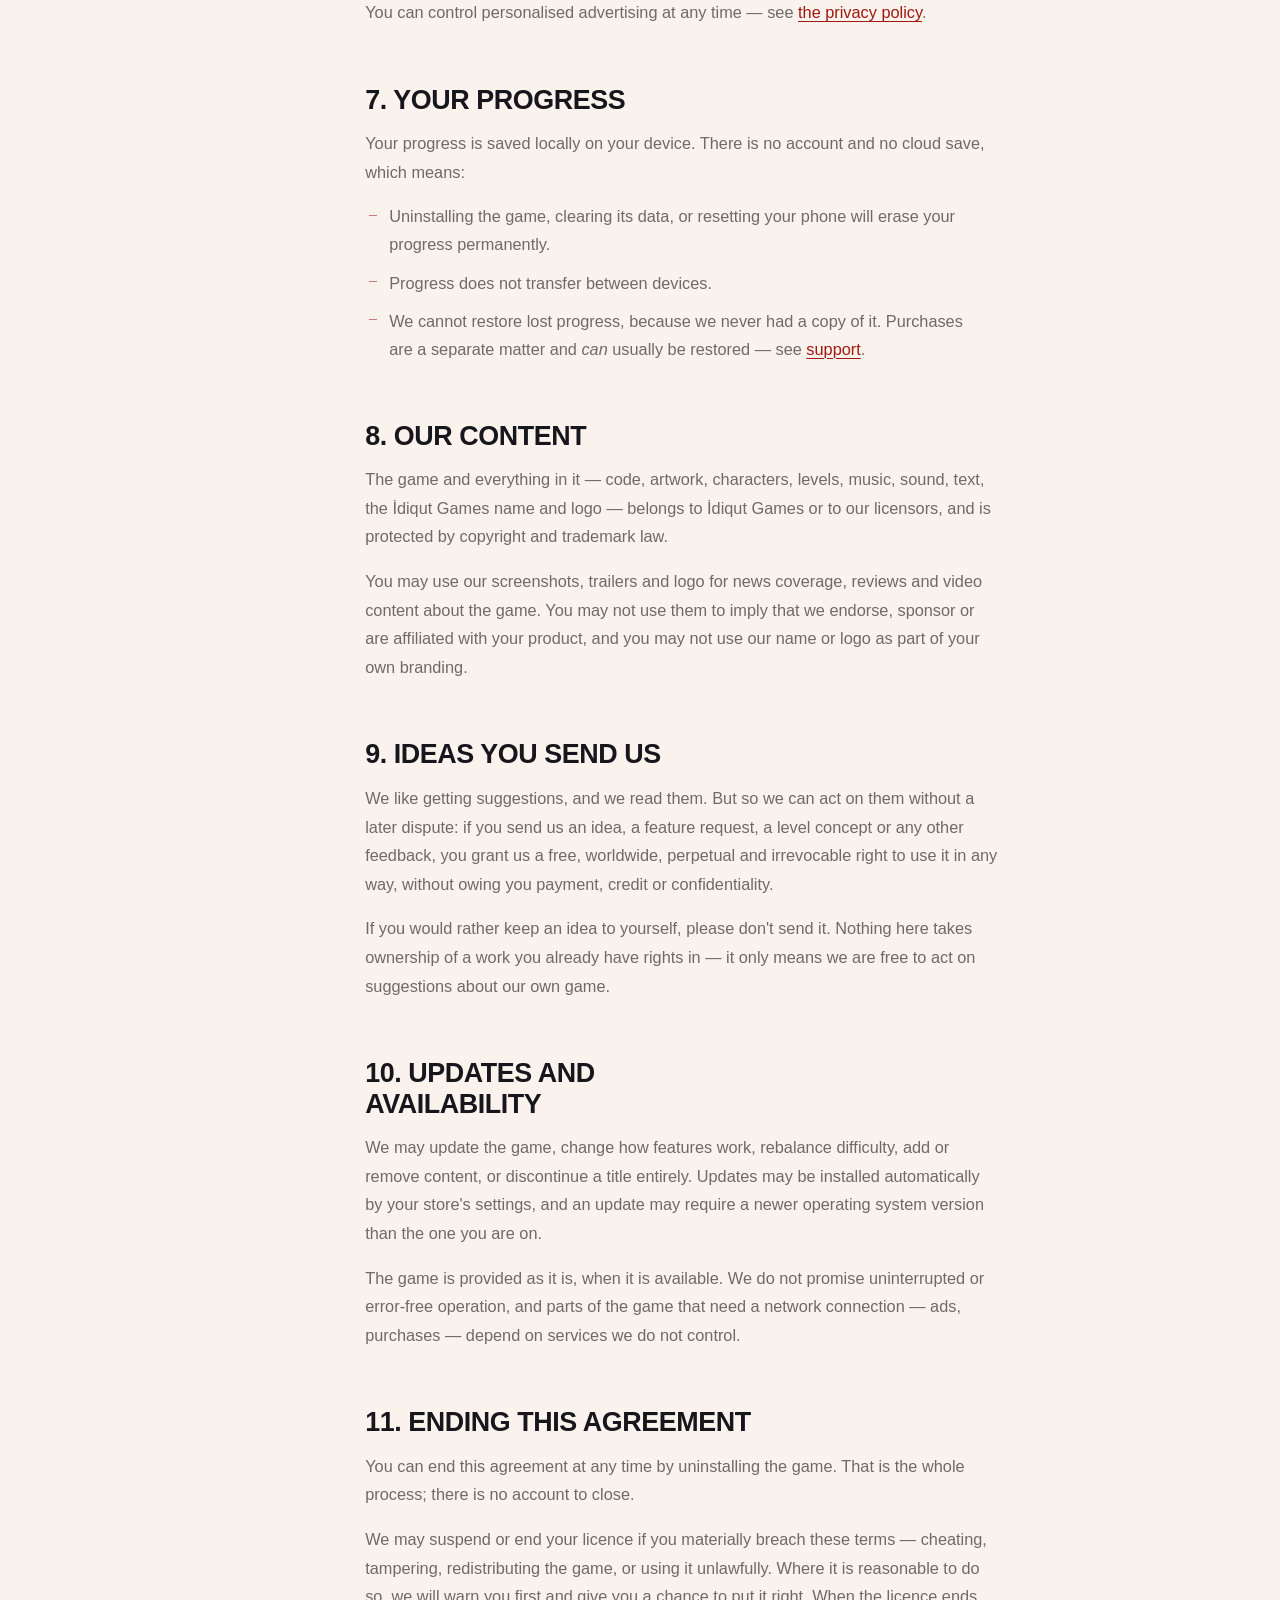
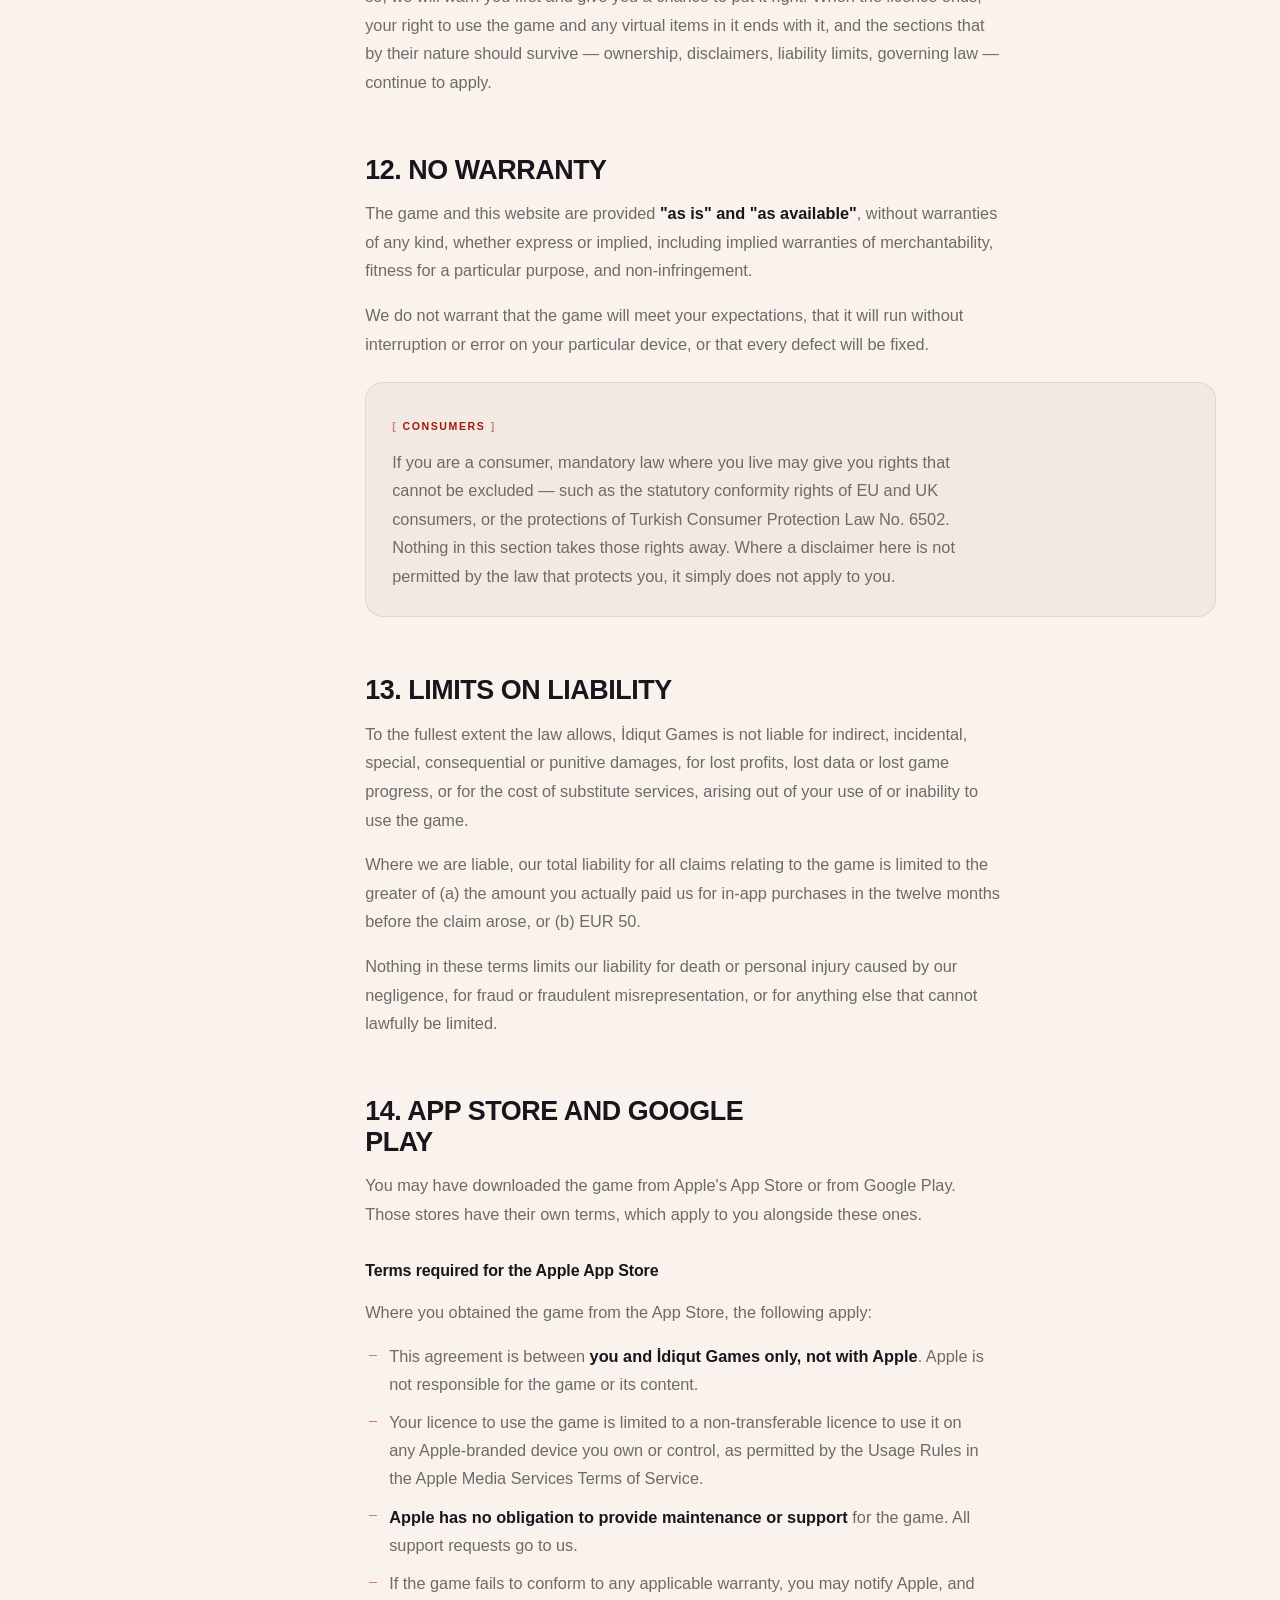
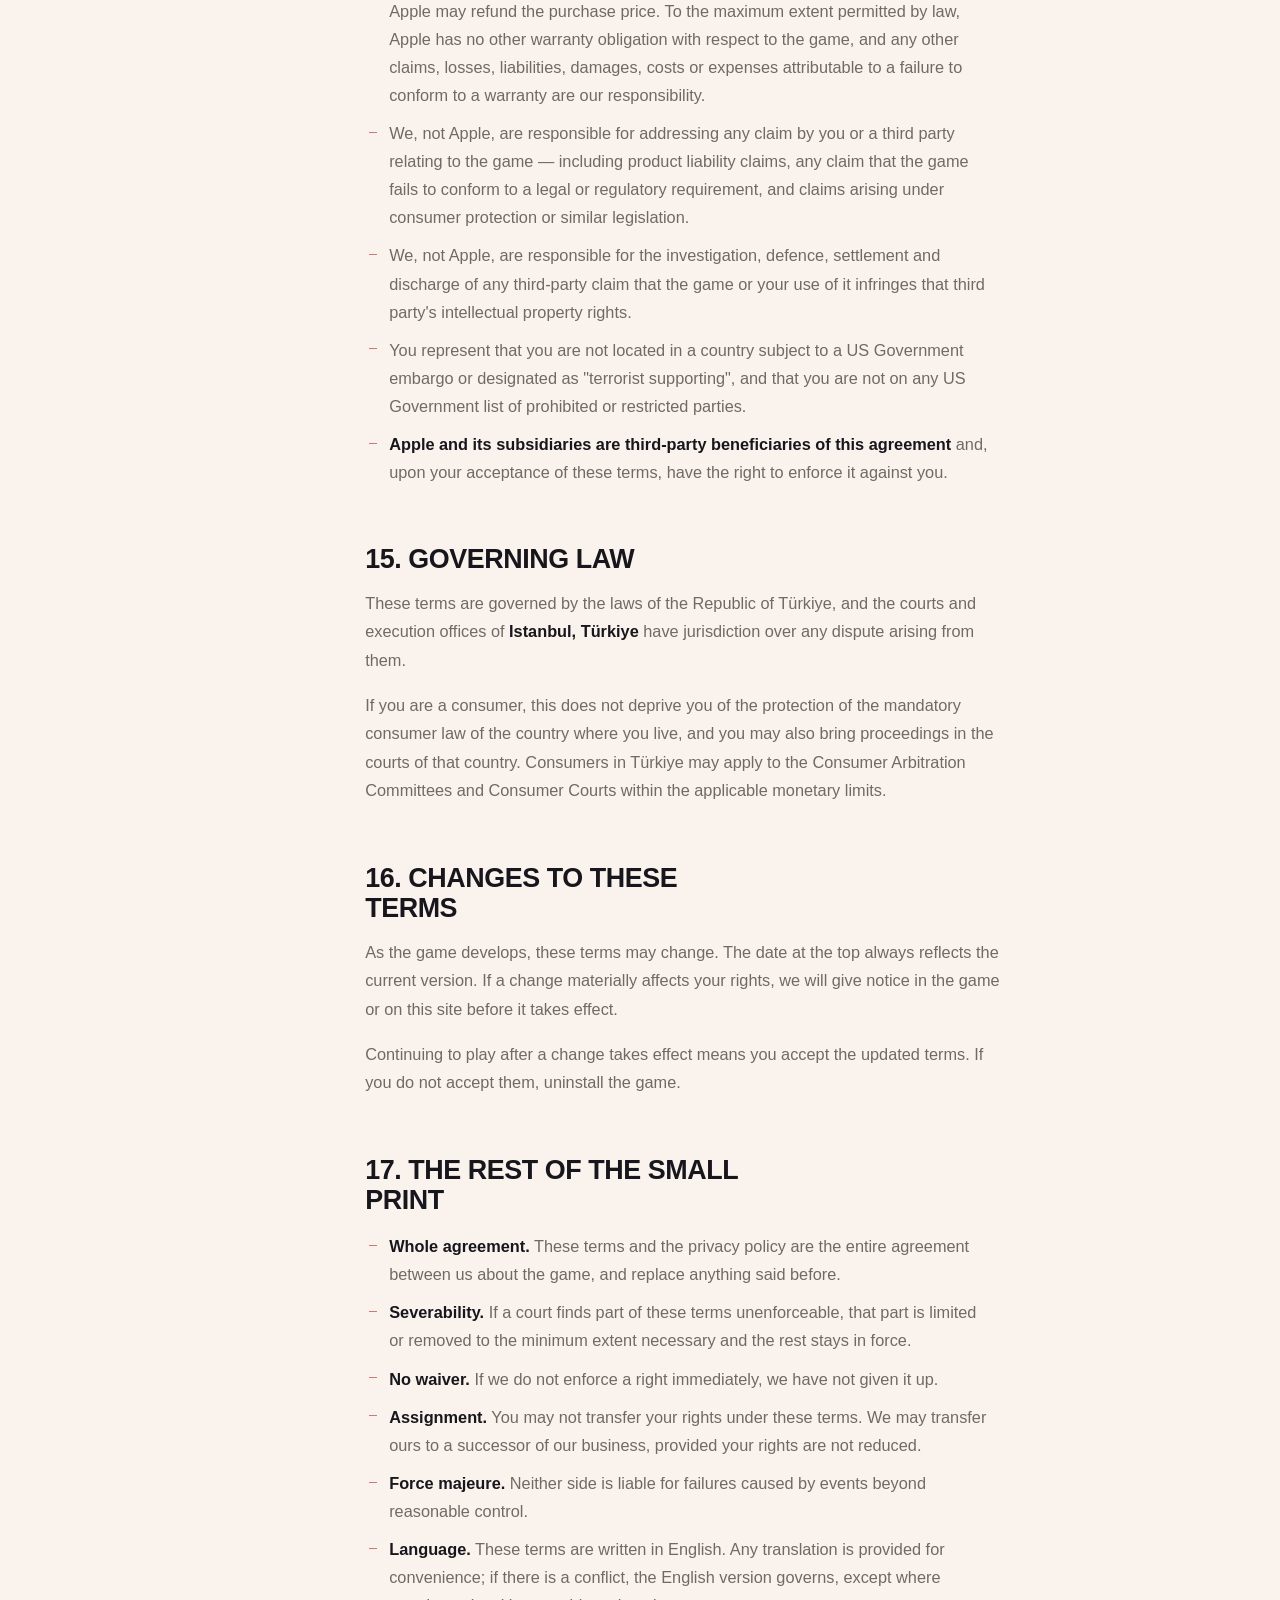
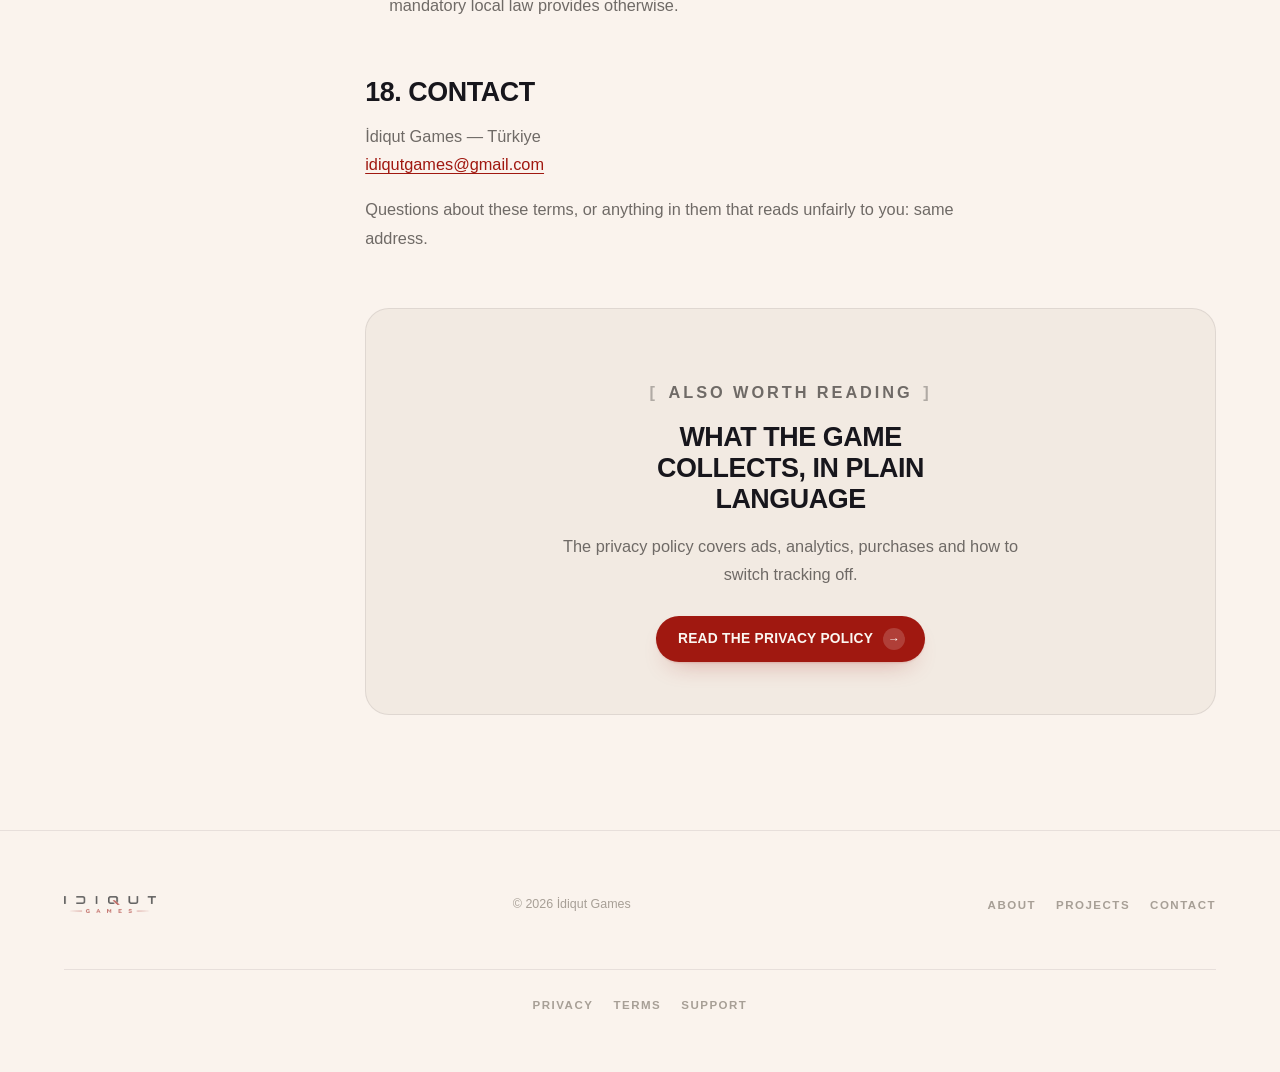
<file: terms.html>
<!DOCTYPE html>
<html lang="en">
<head>
<meta charset="utf-8">
<meta name="viewport" content="width=device-width, initial-scale=1">
<title>Terms of Service — İdiqut Games</title>
<meta name="description" content="The terms that apply when you play an İdiqut Games title: your licence, in-app purchases, virtual items, fair play, and the legal small print.">
<link rel="canonical" href="https://idiqutgames.com/terms.html">
<meta name="theme-color" content="#FAF3ED">

<meta property="og:type" content="website">
<meta property="og:url" content="https://idiqutgames.com/terms.html">
<meta property="og:site_name" content="İdiqut Games">
<meta property="og:title" content="Terms of Service — İdiqut Games">
<meta property="og:description" content="The terms that apply when you play an İdiqut Games title.">
<meta property="og:image" content="https://idiqutgames.com/assets/og-image.png">
<meta property="og:image:width" content="1200">
<meta property="og:image:height" content="630">
<meta name="twitter:card" content="summary_large_image">

<link rel="icon" href="/assets/favicon-32.png" sizes="32x32">
<link rel="icon" href="/assets/icon-512.png" sizes="512x512">
<link rel="apple-touch-icon" href="/assets/apple-touch-icon.png">
<link rel="stylesheet" href="/assets/legal.css">
</head>
<body>

<a class="skip" href="#main">Skip to content</a>

<header>
  <div class="wrap">
    <nav class="left" aria-label="Main">
      <a href="/">Home</a>
      <a href="/#about">About</a>
    </nav>
    <a class="brand" href="/" aria-label="İdiqut Games — home">
      <img src="/assets/v3-wordmark.png" alt="İdiqut Games" width="900" height="166">
    </a>
    <nav class="right" aria-label="Sections">
      <a href="/#projects">Projects</a>
      <a href="/support.html">Support</a>
    </nav>
  </div>
</header>

<main id="main">

  <div class="head">
    <div class="wrap">
      <p class="tag">Legal</p>
      <h1>Terms of Service</h1>
      <p class="lead">
        These are the rules for using our games and this website. They are also the
        end-user licence agreement for Hamster Maze. We have kept them as short as a
        document like this can honestly be.
      </p>
      <div class="dates">
        <div><p class="k">Effective</p><p class="v">22 August 2026</p></div>
        <div><p class="k">Last updated</p><p class="v">22 August 2026</p></div>
        <div><p class="k">Applies to</p><p class="v">Hamster Maze &amp; idiqutgames.com</p></div>
      </div>
    </div>
  </div>

  <div class="wrap">
    <div class="doc">

      <aside class="toc">
        <p class="t">Contents</p>
        <ol>
          <li><a href="#accept">Agreeing to these terms</a></li>
          <li><a href="#licence">Your licence to play</a></li>
          <li><a href="#rules">Fair play</a></li>
          <li><a href="#purchases">Purchases and virtual items</a></li>
          <li><a href="#refunds">Refunds</a></li>
          <li><a href="#ads">Advertising</a></li>
          <li><a href="#progress">Your progress</a></li>
          <li><a href="#ip">Our content</a></li>
          <li><a href="#feedback">Ideas you send us</a></li>
          <li><a href="#updates">Updates and availability</a></li>
          <li><a href="#termination">Ending this agreement</a></li>
          <li><a href="#warranty">No warranty</a></li>
          <li><a href="#liability">Limits on liability</a></li>
          <li><a href="#stores">App Store and Google Play</a></li>
          <li><a href="#law">Governing law</a></li>
          <li><a href="#changes">Changes to these terms</a></li>
          <li><a href="#misc">The rest of the small print</a></li>
          <li><a href="#contact">Contact</a></li>
        </ol>
      </aside>

      <article>

        <h2 id="accept">1. Agreeing to these terms</h2>
        <p>
          These Terms of Service form an agreement between you and
          <strong>İdiqut Games</strong>, an independent game studio based in Türkiye
          ("İdiqut Games", "we", "us"). They cover our games — currently
          <strong>Hamster Maze</strong> — and this website.
        </p>
        <p>
          By downloading, installing or playing the game, you accept these terms. If you do
          not accept them, do not install the game, or uninstall it. Our
          <a href="/privacy.html">Privacy Policy</a> is part of this agreement.
        </p>
        <p>
          If you are under the age of majority where you live, you may only use the game
          with the permission of a parent or guardian, who accepts these terms with you.
        </p>

        <h2 id="licence">2. Your licence to play</h2>
        <p>
          We give you a personal, non-exclusive, non-transferable, revocable licence to
          install and play the game on devices you own or control, for your own private,
          non-commercial entertainment.
        </p>
        <p>
          That is a licence, not a sale. We keep ownership of the game and everything in it.
          Anything the licence does not expressly permit is reserved to us.
        </p>

        <h2 id="rules">3. Fair play</h2>
        <p>While using the game, you agree not to:</p>
        <ul>
          <li>Reverse engineer, decompile or disassemble the game, except where the law expressly permits it despite a contractual restriction</li>
          <li>Modify the game, inject code, or use cheats, bots, macros, emulated input or automation to gain an advantage</li>
          <li>Tamper with save files, memory or network traffic to unlock items or currency you did not pay for</li>
          <li>Knowingly exploit a bug for gain instead of reporting it — <a href="/support.html">tell us</a> and we will fix it</li>
          <li>Copy, sell, rent, sublicense, redistribute or repackage the game, or publish it on any other store</li>
          <li>Remove or obscure any copyright, trademark or ownership notice</li>
          <li>Use the game for anything unlawful, or in a way that interferes with other players' use of it</li>
        </ul>
        <p>
          Streaming, recording and posting videos of the game is welcome, including monetised
          videos on platforms like YouTube and Twitch, as long as you credit İdiqut Games and
          do not present the game as your own work or distribute the game files themselves.
        </p>

        <h2 id="purchases">4. Purchases and virtual items</h2>
        <p>
          The game is free to download and may offer optional in-app purchases. All payments
          are processed by <strong>Apple</strong> or <strong>Google</strong> under their own
          terms; we never receive or store your payment details.
        </p>
        <ul>
          <li><strong>What you buy is a licence, not property.</strong> Coins, unlocks, cosmetics, ad removal and any other in-game item are a limited right to use them inside the game. They are not your property and they are not a deposit or a credit balance.</li>
          <li><strong>They have no real-world value.</strong> Virtual items cannot be exchanged for money or anything of value outside the game, and may not be sold, traded, gifted or transferred to another person or account.</li>
          <li><strong>Prices can change</strong>, and items can be added, changed, rebalanced or discontinued as the game is developed. Where an item you have already bought is withdrawn, we will provide a reasonable equivalent where we can.</li>
          <li><strong>Purchases are tied to the store account</strong> you bought them with. If you switch platforms — Android to iOS or back — purchases do not carry across, because the stores do not allow it.</li>
          <li><strong>If the game is discontinued</strong>, your licence to virtual items ends when the service ends. This does not affect any refund right you have under mandatory consumer law.</li>
        </ul>

        <h2 id="refunds">5. Refunds</h2>
        <p>
          Refunds are handled by the store you bought from, not by us — we cannot issue,
          reverse or override a store's decision. <a href="/support.html#refunds">The support
          page</a> sets out the exact steps for Apple and for Google.
        </p>
        <p>
          If you are a consumer in the EEA, the UK or Türkiye, you may have a statutory right
          of withdrawal for digital content. Where that right applies, it applies in addition
          to whatever the store's own policy offers, and nothing here removes it. Note that
          in most jurisdictions this right ends once the digital content has been delivered
          with your consent — which, for an in-app item, is the moment it appears in your game.
        </p>
        <p>
          If a purchase failed, charged you twice, or never arrived, that is not a refund
          question — that is a bug, and we will help. Email us.
        </p>

        <h2 id="ads">6. Advertising</h2>
        <p>
          The game is funded by advertising. By playing, you accept that ads will be shown,
          including full-screen ads between rounds and optional rewarded ads you choose to
          watch in exchange for something in the game.
        </p>
        <p>
          Ads come from third-party networks. We do not control what individual ad you see,
          and an ad appearing in our game is not an endorsement of the product it advertises.
          If you see an ad that is offensive, misleading or broken, send us a screenshot and
          we will report it to the network.
        </p>
        <p>
          You can control personalised advertising at any time — see
          <a href="/privacy.html#ads">the privacy policy</a>.
        </p>

        <h2 id="progress">7. Your progress</h2>
        <p>
          Your progress is saved locally on your device. There is no account and no cloud
          save, which means:
        </p>
        <ul>
          <li>Uninstalling the game, clearing its data, or resetting your phone will erase your progress permanently.</li>
          <li>Progress does not transfer between devices.</li>
          <li>We cannot restore lost progress, because we never had a copy of it. Purchases are a separate matter and <em>can</em> usually be restored — see <a href="/support.html">support</a>.</li>
        </ul>

        <h2 id="ip">8. Our content</h2>
        <p>
          The game and everything in it — code, artwork, characters, levels, music, sound,
          text, the İdiqut Games name and logo — belongs to İdiqut Games or to our licensors,
          and is protected by copyright and trademark law.
        </p>
        <p>
          You may use our screenshots, trailers and logo for news coverage, reviews and video
          content about the game. You may not use them to imply that we endorse, sponsor or
          are affiliated with your product, and you may not use our name or logo as part of
          your own branding.
        </p>

        <h2 id="feedback">9. Ideas you send us</h2>
        <p>
          We like getting suggestions, and we read them. But so we can act on them without a
          later dispute: if you send us an idea, a feature request, a level concept or any
          other feedback, you grant us a free, worldwide, perpetual and irrevocable right to
          use it in any way, without owing you payment, credit or confidentiality.
        </p>
        <p>
          If you would rather keep an idea to yourself, please don't send it. Nothing here
          takes ownership of a work you already have rights in — it only means we are free to
          act on suggestions about our own game.
        </p>

        <h2 id="updates">10. Updates and availability</h2>
        <p>
          We may update the game, change how features work, rebalance difficulty, add or
          remove content, or discontinue a title entirely. Updates may be installed
          automatically by your store's settings, and an update may require a newer operating
          system version than the one you are on.
        </p>
        <p>
          The game is provided as it is, when it is available. We do not promise uninterrupted
          or error-free operation, and parts of the game that need a network connection —
          ads, purchases — depend on services we do not control.
        </p>

        <h2 id="termination">11. Ending this agreement</h2>
        <p>
          You can end this agreement at any time by uninstalling the game. That is the whole
          process; there is no account to close.
        </p>
        <p>
          We may suspend or end your licence if you materially breach these terms — cheating,
          tampering, redistributing the game, or using it unlawfully. Where it is reasonable
          to do so, we will warn you first and give you a chance to put it right. When the
          licence ends, your right to use the game and any virtual items in it ends with it,
          and the sections that by their nature should survive — ownership, disclaimers,
          liability limits, governing law — continue to apply.
        </p>

        <h2 id="warranty">12. No warranty</h2>
        <p>
          The game and this website are provided <strong>"as is" and "as available"</strong>,
          without warranties of any kind, whether express or implied, including implied
          warranties of merchantability, fitness for a particular purpose, and
          non-infringement.
        </p>
        <p>
          We do not warrant that the game will meet your expectations, that it will run
          without interruption or error on your particular device, or that every defect will
          be fixed.
        </p>
        <div class="note">
          <p class="t">Consumers</p>
          <p>
            If you are a consumer, mandatory law where you live may give you rights that
            cannot be excluded — such as the statutory conformity rights of EU and UK
            consumers, or the protections of Turkish Consumer Protection Law No. 6502.
            Nothing in this section takes those rights away. Where a disclaimer here is not
            permitted by the law that protects you, it simply does not apply to you.
          </p>
        </div>

        <h2 id="liability">13. Limits on liability</h2>
        <p>
          To the fullest extent the law allows, İdiqut Games is not liable for indirect,
          incidental, special, consequential or punitive damages, for lost profits, lost data
          or lost game progress, or for the cost of substitute services, arising out of your
          use of or inability to use the game.
        </p>
        <p>
          Where we are liable, our total liability for all claims relating to the game is
          limited to the greater of (a) the amount you actually paid us for in-app purchases
          in the twelve months before the claim arose, or (b) EUR 50.
        </p>
        <p>
          Nothing in these terms limits our liability for death or personal injury caused by
          our negligence, for fraud or fraudulent misrepresentation, or for anything else
          that cannot lawfully be limited.
        </p>

        <h2 id="stores">14. App Store and Google Play</h2>
        <p>
          You may have downloaded the game from Apple's App Store or from Google Play. Those
          stores have their own terms, which apply to you alongside these ones.
        </p>

        <h3>Terms required for the Apple App Store</h3>
        <p>Where you obtained the game from the App Store, the following apply:</p>
        <ul>
          <li>This agreement is between <strong>you and İdiqut Games only, not with Apple</strong>. Apple is not responsible for the game or its content.</li>
          <li>Your licence to use the game is limited to a non-transferable licence to use it on any Apple-branded device you own or control, as permitted by the Usage Rules in the Apple Media Services Terms of Service.</li>
          <li><strong>Apple has no obligation to provide maintenance or support</strong> for the game. All support requests go to us.</li>
          <li>If the game fails to conform to any applicable warranty, you may notify Apple, and Apple may refund the purchase price. To the maximum extent permitted by law, Apple has no other warranty obligation with respect to the game, and any other claims, losses, liabilities, damages, costs or expenses attributable to a failure to conform to a warranty are our responsibility.</li>
          <li>We, not Apple, are responsible for addressing any claim by you or a third party relating to the game — including product liability claims, any claim that the game fails to conform to a legal or regulatory requirement, and claims arising under consumer protection or similar legislation.</li>
          <li>We, not Apple, are responsible for the investigation, defence, settlement and discharge of any third-party claim that the game or your use of it infringes that third party's intellectual property rights.</li>
          <li>You represent that you are not located in a country subject to a US Government embargo or designated as "terrorist supporting", and that you are not on any US Government list of prohibited or restricted parties.</li>
          <li><strong>Apple and its subsidiaries are third-party beneficiaries of this agreement</strong> and, upon your acceptance of these terms, have the right to enforce it against you.</li>
        </ul>

        <h2 id="law">15. Governing law</h2>
        <p>
          These terms are governed by the laws of the Republic of Türkiye, and the courts and
          execution offices of <strong>Istanbul, Türkiye</strong> have jurisdiction over any
          dispute arising from them.
        </p>
        <p>
          If you are a consumer, this does not deprive you of the protection of the mandatory
          consumer law of the country where you live, and you may also bring proceedings in
          the courts of that country. Consumers in Türkiye may apply to the Consumer
          Arbitration Committees and Consumer Courts within the applicable monetary limits.
        </p>

        <h2 id="changes">16. Changes to these terms</h2>
        <p>
          As the game develops, these terms may change. The date at the top always reflects
          the current version. If a change materially affects your rights, we will give
          notice in the game or on this site before it takes effect.
        </p>
        <p>
          Continuing to play after a change takes effect means you accept the updated terms.
          If you do not accept them, uninstall the game.
        </p>

        <h2 id="misc">17. The rest of the small print</h2>
        <ul>
          <li><strong>Whole agreement.</strong> These terms and the privacy policy are the entire agreement between us about the game, and replace anything said before.</li>
          <li><strong>Severability.</strong> If a court finds part of these terms unenforceable, that part is limited or removed to the minimum extent necessary and the rest stays in force.</li>
          <li><strong>No waiver.</strong> If we do not enforce a right immediately, we have not given it up.</li>
          <li><strong>Assignment.</strong> You may not transfer your rights under these terms. We may transfer ours to a successor of our business, provided your rights are not reduced.</li>
          <li><strong>Force majeure.</strong> Neither side is liable for failures caused by events beyond reasonable control.</li>
          <li><strong>Language.</strong> These terms are written in English. Any translation is provided for convenience; if there is a conflict, the English version governs, except where mandatory local law provides otherwise.</li>
        </ul>

        <h2 id="contact">18. Contact</h2>
        <p>
          İdiqut Games — Türkiye<br>
          <a href="mailto:idiqutgames@gmail.com">idiqutgames@gmail.com</a>
        </p>
        <p>
          Questions about these terms, or anything in them that reads unfairly to you: same
          address.
        </p>

        <div class="cta">
          <p class="tag">Also worth reading</p>
          <h2>What the game collects, in plain language</h2>
          <p>The privacy policy covers ads, analytics, purchases and how to switch tracking off.</p>
          <a class="pill" href="/privacy.html">Read the privacy policy <span class="a" aria-hidden="true">→</span></a>
        </div>

      </article>
    </div>
  </div>

</main>

<footer>
  <div class="wrap">
    <img class="wm" src="/assets/v3-wordmark.png" alt="İdiqut Games" width="900" height="166" loading="lazy">
    <p class="copy">© 2026 İdiqut Games</p>
    <nav aria-label="Footer">
      <a href="/#about">About</a>
      <a href="/#projects">Projects</a>
      <a href="/#contact">Contact</a>
    </nav>
    <nav class="legal" aria-label="Legal">
      <a href="/privacy.html">Privacy</a>
      <a href="/terms.html" aria-current="page">Terms</a>
      <a href="/support.html">Support</a>
    </nav>
  </div>
</footer>

</body>
</html>
</file>
<file: assets/legal.css>
/* ═══════════════════════════════════════════════════════════════
   İdiqut Games — yasal ve destek sayfalarinin ortak stili.
   index.html'in tasarim dilini paylasir: ayni bej palet, ayni
   header/footer, ustune uzun metin icin okuma sutunu eklenmistir.
   Tek fark: bu sayfalarda reveal animasyonu YOK — metin aninda
   okunabilir olsun diye. Dis bagimlilik yok.
   ═══════════════════════════════════════════════════════════════ */

:root{
  --bg:#FAF3ED;
  --panel:#F2EAE2;
  --panel-2:#EDE4DB;
  --ink:#17161C;
  --muted:#6F6A66;
  --faint:#A79F96;
  --line:rgba(23,22,28,.085);
  --accent:#A01810;
  --head:76px;
  --font:-apple-system,BlinkMacSystemFont,"Segoe UI",Roboto,Helvetica,Arial,"Helvetica Neue",sans-serif;
  --wrap:1240px;
  --r:24px;
}

*{box-sizing:border-box;margin:0;padding:0}
html{-webkit-text-size-adjust:100%;scroll-behavior:smooth}
@media (prefers-reduced-motion:reduce){html{scroll-behavior:auto}}

body{
  background:var(--bg);color:var(--ink);
  font-family:var(--font);font-size:16px;line-height:1.6;
  -webkit-font-smoothing:antialiased;-moz-osx-font-smoothing:grayscale;
  overflow-x:hidden;
}
img{max-width:100%;height:auto;display:block}
a{color:inherit}
:focus-visible{outline:2px solid var(--accent);outline-offset:4px;border-radius:4px}

.wrap{width:100%;max-width:var(--wrap);margin:0 auto;padding:0 clamp(20px,4.5vw,44px)}
.skip{position:absolute;left:-9999px;top:0;background:var(--ink);color:var(--bg);padding:12px 18px;z-index:100}
.skip:focus{left:0}

/* ═══ koseli parantezli etiket ═══ */
.tag{
  display:inline-block;
  font-size:.7rem;font-weight:600;letter-spacing:.18em;text-transform:uppercase;
  color:var(--accent);
}
.tag::before{content:"[";margin-right:.65em;opacity:.5}
.tag::after{content:"]";margin-left:.65em;opacity:.5}

/* ═══ hap buton ═══ */
.pill{
  display:inline-flex;align-items:center;gap:10px;
  background:var(--accent);color:#FBF6F1;
  border-radius:100px;padding:12px 20px 12px 22px;
  font-size:.86rem;font-weight:600;letter-spacing:.02em;text-transform:uppercase;
  text-decoration:none;white-space:nowrap;
  transition:transform .25s cubic-bezier(.2,.7,.3,1),box-shadow .25s ease;
  box-shadow:0 1px 2px rgba(160,24,16,.14),0 12px 26px -14px rgba(160,24,16,.42);
}
.pill:hover{transform:translateY(-2px)}
.pill .a{
  display:inline-flex;align-items:center;justify-content:center;
  width:22px;height:22px;border-radius:50%;
  background:rgba(251,246,241,.18);font-size:.75rem;
  transition:transform .25s cubic-bezier(.2,.7,.3,1);
}
.pill:hover .a{transform:translateX(3px)}

/* ═══ HEADER — icerik hemen altinda basladigi icin daima opak ═══ */
header{
  position:fixed;inset:0 0 auto 0;height:var(--head);z-index:60;
  display:flex;align-items:center;
  background:rgba(250,243,237,.92);
  -webkit-backdrop-filter:blur(14px);backdrop-filter:blur(14px);
  border-bottom:1px solid var(--line);
}
header .wrap{display:grid;grid-template-columns:1fr auto 1fr;align-items:center;gap:clamp(14px,3vw,32px)}
header nav{display:flex;align-items:center;gap:clamp(14px,2.2vw,30px)}
header nav.left{justify-self:start}
header nav.right{justify-self:end}
header nav a{
  text-decoration:none;font-size:.73rem;font-weight:600;
  letter-spacing:.13em;text-transform:uppercase;color:var(--muted);
  transition:color .2s ease;white-space:nowrap;
}
header nav a:hover,header nav a[aria-current="page"]{color:var(--accent)}
.brand{display:block;justify-self:center;width:clamp(86px,10vw,108px)}

@media (max-width:760px){
  header .wrap{grid-template-columns:auto 1fr;gap:14px}
  .brand{justify-self:start;order:-1;width:88px}
  header nav.left{display:none}
  header nav.right{justify-self:end;order:1;gap:16px}
  header nav a{font-size:.68rem;letter-spacing:.1em}
}

/* ═══ SAYFA BASLIGI ═══ */
.head{padding:calc(var(--head) + clamp(40px,6vw,68px)) 0 clamp(26px,3.4vw,40px)}
.head h1{
  margin-top:clamp(14px,2vw,20px);
  font-size:clamp(2rem,5.4vw,3.4rem);
  font-weight:800;line-height:.98;letter-spacing:-.022em;text-transform:uppercase;
  max-width:20ch;
}
.head .lead{
  margin-top:clamp(16px,2.2vw,24px);max-width:58ch;
  color:var(--muted);font-size:clamp(1rem,1.8vw,1.08rem);line-height:1.72;
}
.dates{
  display:flex;gap:clamp(20px,3.4vw,44px);flex-wrap:wrap;
  margin-top:clamp(24px,3vw,32px);padding-top:clamp(20px,2.6vw,26px);
  border-top:1px solid var(--line);
}
.dates .k{font-size:.66rem;font-weight:700;letter-spacing:.15em;color:var(--accent)}
.dates .k::before{content:"[";margin-right:.5em;opacity:.5}
.dates .k::after{content:"]";margin-left:.5em;opacity:.5}
.dates .v{margin-top:7px;font-size:.94rem;font-weight:600}

/* ═══ ICINDEKILER + METIN ═══ */
.doc{
  display:grid;grid-template-columns:minmax(0,1fr);
  gap:clamp(30px,4vw,58px);align-items:start;
  padding-bottom:clamp(70px,9vw,120px);
}
/* grid ogesinin varsayilan min-width:auto degeri, icindeki 520px'lik tablonun
   sutunu sisirmesine ve sayfanin mobilde yana tasmasina yol aciyordu. */
.doc > *{min-width:0}
@media (min-width:980px){.doc{grid-template-columns:minmax(0,250px) minmax(0,1fr)}}

.toc{
  background:var(--panel);border:1px solid var(--line);border-radius:var(--r);
  padding:clamp(18px,2.2vw,24px);
}
@media (min-width:980px){.toc{position:sticky;top:calc(var(--head) + 18px)}}
.toc .t{font-size:.66rem;font-weight:700;letter-spacing:.15em;text-transform:uppercase;color:var(--accent)}
.toc .t::before{content:"[";margin-right:.5em;opacity:.5}
.toc .t::after{content:"]";margin-left:.5em;opacity:.5}
.toc ol{list-style:none;counter-reset:toc;margin-top:14px}
.toc li{counter-increment:toc}
.toc a{
  display:flex;gap:10px;padding:6px 0;
  font-size:.89rem;line-height:1.45;color:var(--muted);text-decoration:none;
  transition:color .2s ease;
}
.toc a::before{
  content:counter(toc,decimal-leading-zero);
  flex:none;font-size:.68rem;font-weight:700;color:var(--faint);padding-top:.28em;
}
.toc a:hover{color:var(--accent)}

/* ═══ METIN ═══ */
article h2{
  margin-top:clamp(38px,4.6vw,58px);
  font-size:clamp(1.24rem,2.7vw,1.68rem);
  font-weight:800;line-height:1.14;letter-spacing:-.016em;text-transform:uppercase;
  max-width:26ch;
  scroll-margin-top:calc(var(--head) + 20px);
}
article > h2:first-child{margin-top:0}
article h3{
  margin-top:clamp(22px,2.6vw,30px);
  font-size:1rem;font-weight:800;letter-spacing:-.008em;
}
article p{margin-top:1em;max-width:70ch;color:var(--muted);font-size:1.02rem;line-height:1.75}
article h2 + p,article h3 + p{margin-top:.85em}
article strong{color:var(--ink);font-weight:600}
/* :not(.pill) sart: aksi halde bu kural, hap butonun beyaz yazisini
   accent kirmiziya cevirip zeminiyle ayni renge dusuruyordu. */
article a[href]:not(.pill){
  color:var(--accent);text-decoration:underline;
  text-underline-offset:3px;text-decoration-thickness:1px;
}
article ul{list-style:none;margin-top:1em;max-width:70ch}
article li{
  position:relative;padding-left:24px;margin-top:.62em;
  color:var(--muted);font-size:1.02rem;line-height:1.72;
}
article li::before{
  content:"";position:absolute;left:4px;top:.78em;
  width:8px;height:1px;background:var(--accent);opacity:.55;
}
article li strong{color:var(--ink)}

/* vurgu kutusu */
.note{
  background:var(--panel);border:1px solid var(--line);border-radius:18px;
  padding:clamp(18px,2.4vw,26px);margin-top:1.5em;
}
.note .t{font-size:.66rem;font-weight:700;letter-spacing:.15em;text-transform:uppercase;color:var(--accent)}
.note .t::before{content:"[";margin-right:.5em;opacity:.5}
.note .t::after{content:"]";margin-left:.5em;opacity:.5}
.note p{margin-top:.75em}
.note ul{margin-top:.75em}
.note :is(p,li){max-width:66ch}

/* tablo */
.scroll{max-width:100%;overflow-x:auto;margin-top:1.3em;-webkit-overflow-scrolling:touch}
table{width:100%;border-collapse:collapse;font-size:.94rem;min-width:520px}
th{
  text-align:left;padding:0 18px 11px 0;border-bottom:1px solid var(--line);
  font-size:.64rem;font-weight:700;letter-spacing:.15em;text-transform:uppercase;color:var(--accent);
}
td{
  padding:13px 18px 13px 0;border-bottom:1px solid var(--line);
  color:var(--muted);line-height:1.62;vertical-align:top;
}
td:first-child{color:var(--ink);font-weight:600}
tr:last-child td{border-bottom:0}

/* ═══ SSS (destek sayfasi) ═══ */
.faq{margin-top:1.3em;display:flex;flex-direction:column;gap:10px}
.faq details{
  background:var(--panel);border:1px solid var(--line);border-radius:18px;
  padding:clamp(16px,2vw,22px) clamp(18px,2.2vw,26px);
  transition:border-color .22s ease,background .22s ease;
}
.faq details[open]{background:var(--panel-2);border-color:rgba(160,24,16,.22)}
.faq summary{
  display:flex;align-items:flex-start;gap:14px;cursor:pointer;list-style:none;
  font-size:1rem;font-weight:700;letter-spacing:-.008em;line-height:1.4;
}
.faq summary::-webkit-details-marker{display:none}
.faq summary::after{
  content:"+";margin-left:auto;flex:none;
  font-size:1.15rem;font-weight:400;color:var(--accent);line-height:1;
  transition:transform .25s cubic-bezier(.2,.7,.3,1);
}
.faq details[open] summary::after{transform:rotate(45deg)}
.faq details > :is(p,ul){margin-top:.9em}
.faq details :is(p,li){max-width:64ch}

/* ═══ ILETISIM KARTI ═══ */
.cta{
  background:var(--panel);border:1px solid var(--line);border-radius:var(--r);
  padding:clamp(28px,4vw,52px);text-align:center;margin-top:clamp(34px,4.4vw,56px);
}
.cta h2{margin:clamp(12px,1.6vw,16px) auto 0;max-width:20ch}
.cta p{margin:clamp(14px,1.8vw,18px) auto 0;max-width:52ch;color:var(--muted);font-size:1.02rem;line-height:1.72}
.cta .pill{margin-top:clamp(20px,2.6vw,28px)}

/* ═══ FOOTER ═══ */
footer{padding:clamp(44px,5vw,64px) 0 clamp(44px,5vw,58px);border-top:1px solid var(--line)}
footer .wrap{display:flex;align-items:center;justify-content:space-between;gap:24px;flex-wrap:wrap}
footer .wm{width:92px;opacity:.66}
footer .copy{font-size:.78rem;color:var(--faint)}
footer nav{display:flex;gap:20px;flex-wrap:wrap}
footer nav a{
  font-size:.72rem;font-weight:600;letter-spacing:.13em;text-transform:uppercase;
  color:var(--faint);text-decoration:none;
}
footer nav a:hover{color:var(--accent)}
footer nav.legal{
  flex-basis:100%;justify-content:center;
  margin-top:clamp(22px,3vw,30px);padding-top:clamp(20px,2.6vw,26px);
  border-top:1px solid var(--line);
}

/* ═══ KAGIT DOKUSU — ana sayfayla ayni ═══ */
body::after{
  content:"";position:fixed;inset:0;z-index:40;pointer-events:none;opacity:.02;
  background-image:url("data:image/svg+xml,%3Csvg xmlns='http://www.w3.org/2000/svg' width='200' height='200'%3E%3Cfilter id='n'%3E%3CfeTurbulence type='fractalNoise' baseFrequency='.8' numOctaves='4' stitchTiles='stitch'/%3E%3C/filter%3E%3Crect width='100%25' height='100%25' filter='url(%23n)'/%3E%3C/svg%3E");
  background-size:200px 200px;mix-blend-mode:multiply;
}
</file>
